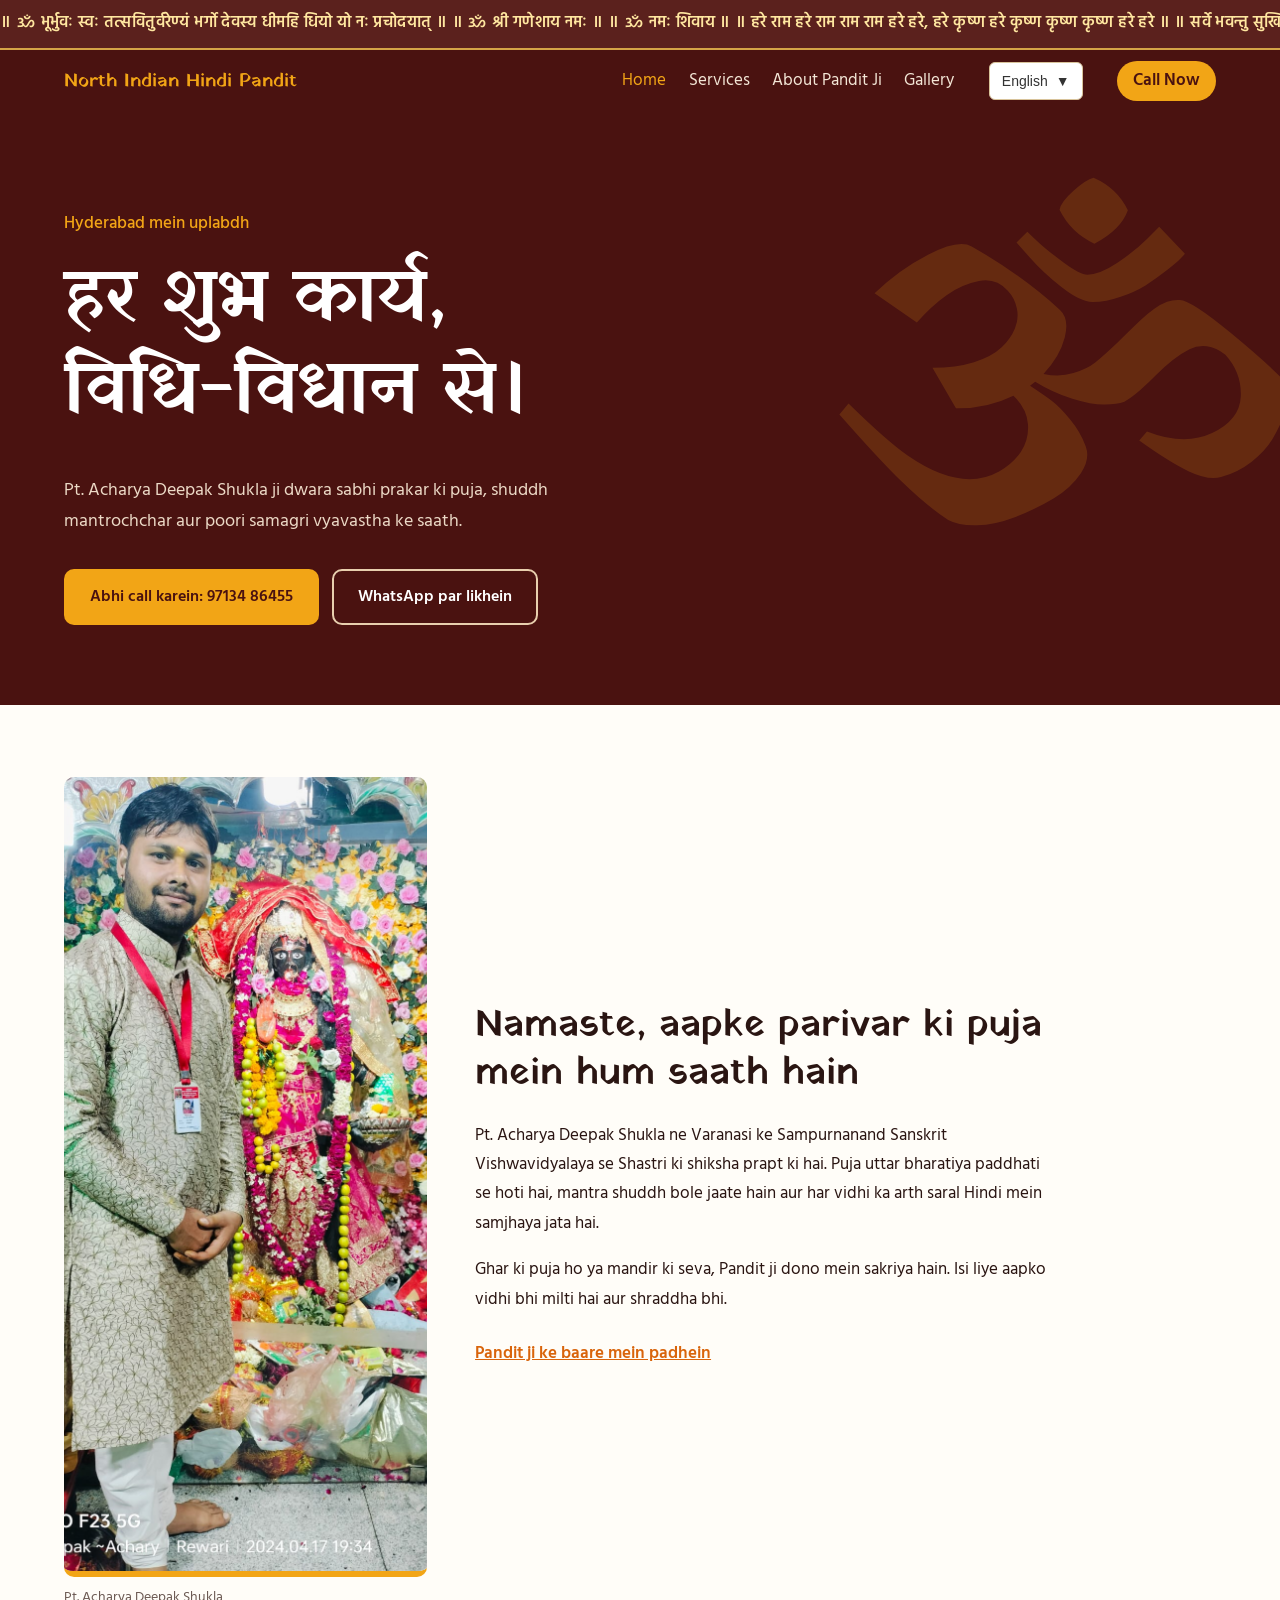
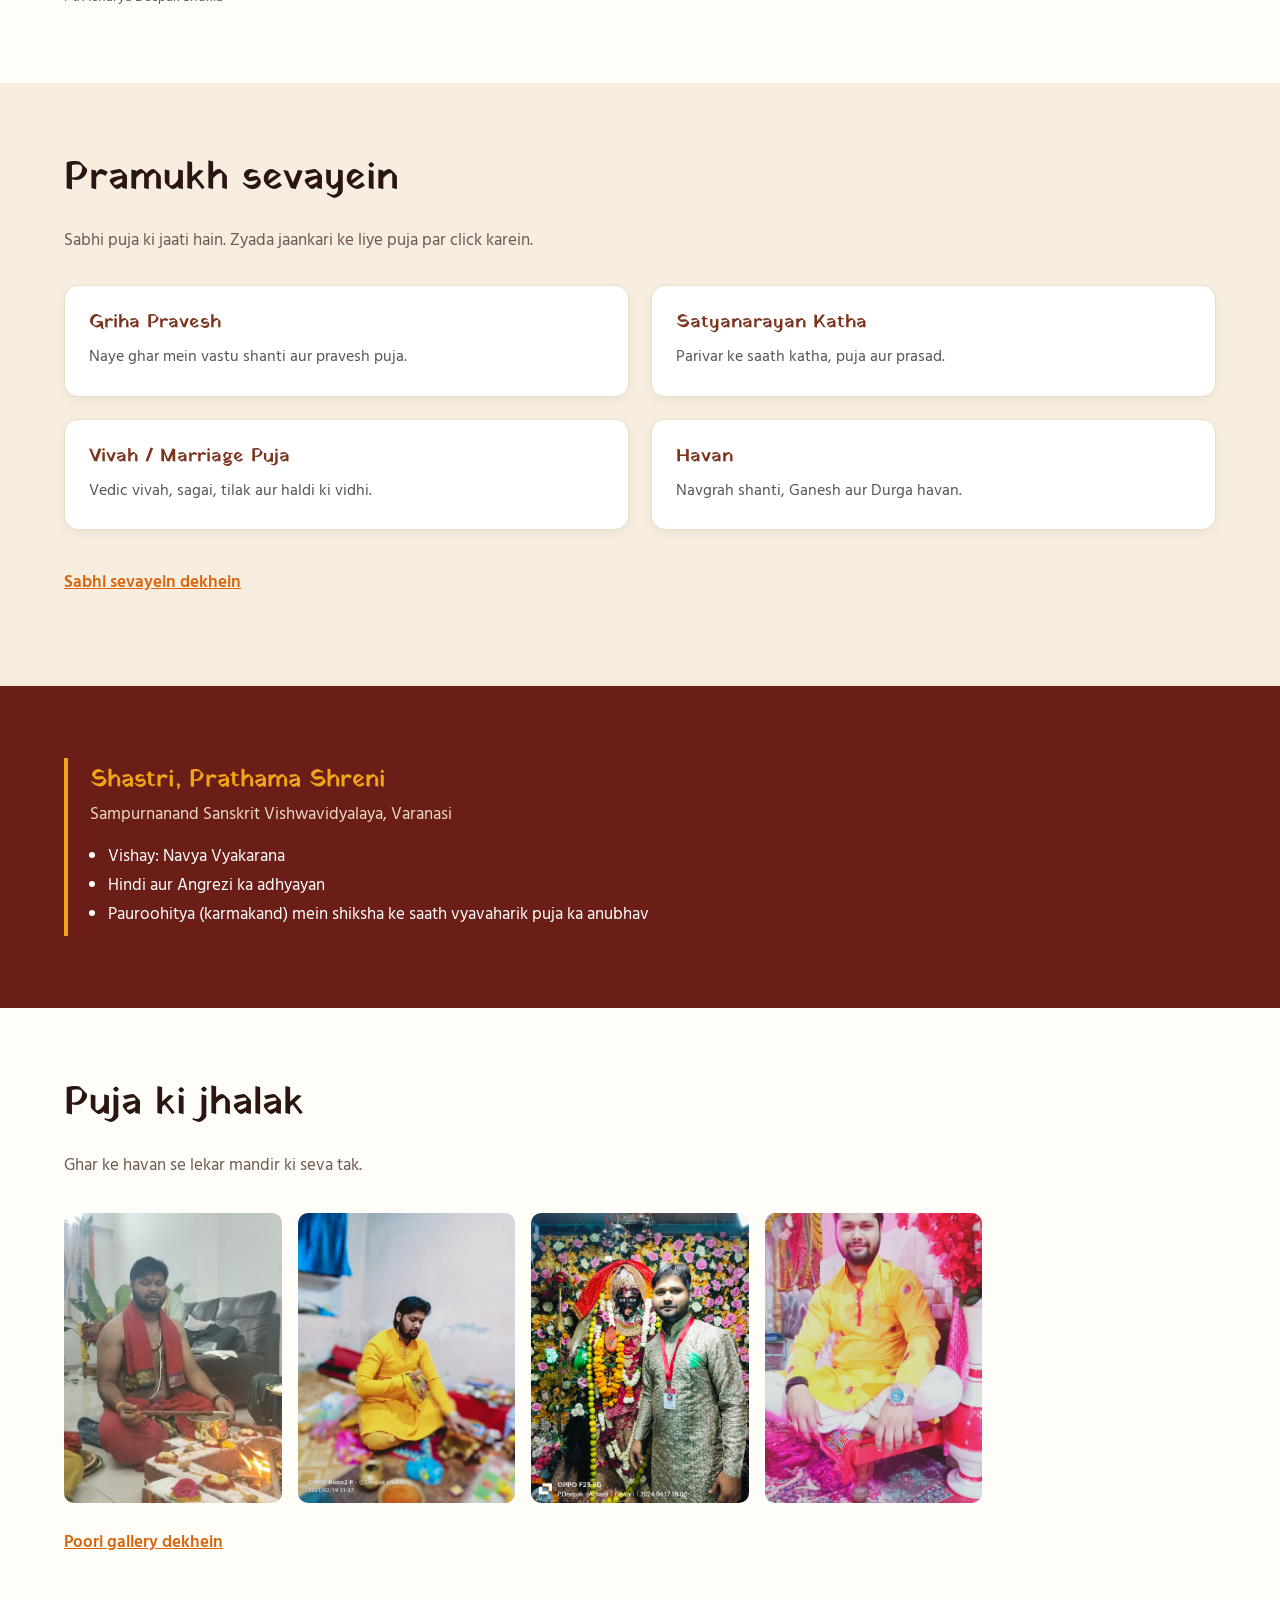
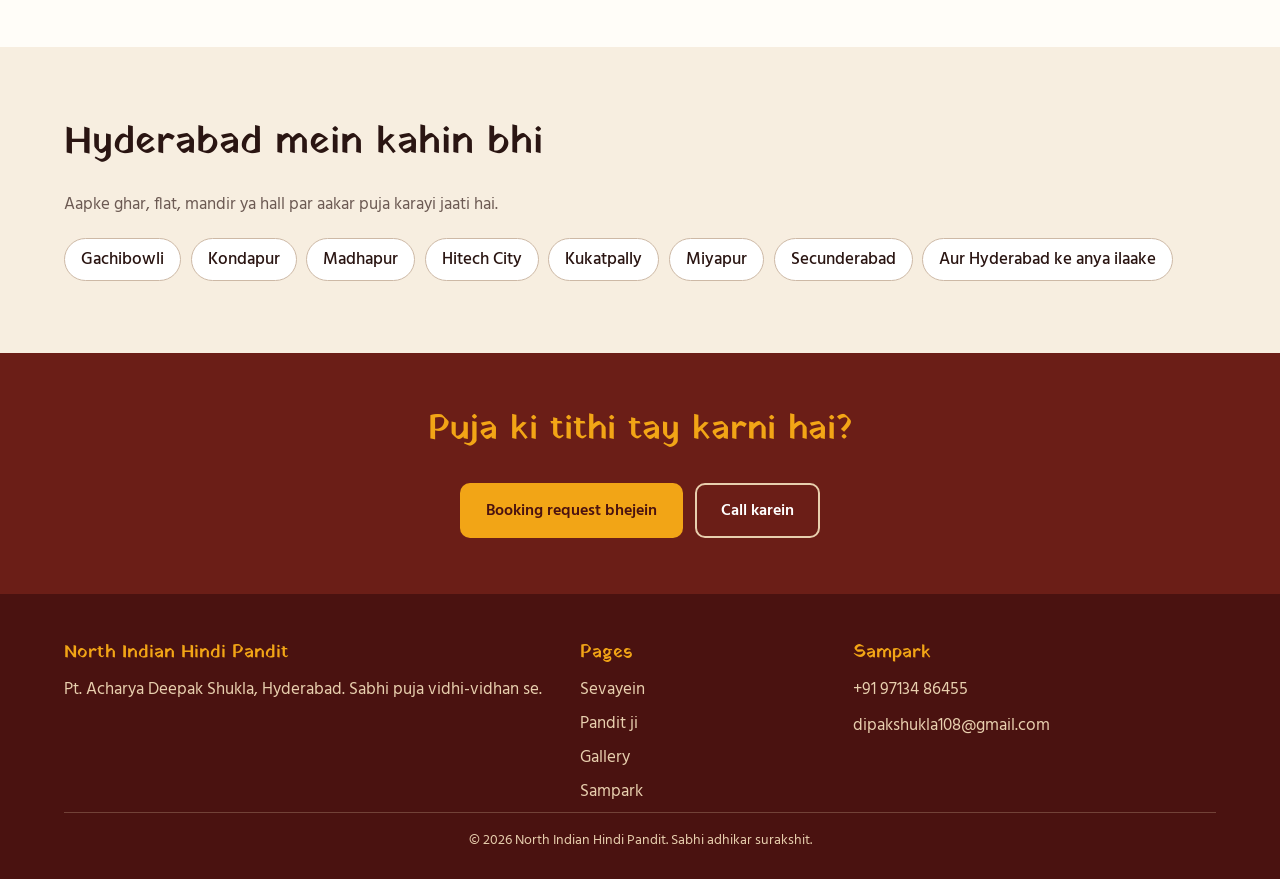
<file: index.html>
<!DOCTYPE html>
<html lang="hi">
<head>
  <meta charset="UTF-8">
  <meta name="viewport" content="width=device-width, initial-scale=1">
  <title>North Indian Hindi Pandit in Hyderabad | Pt. Acharya Deepak Shukla</title>
  <meta name="description" content="Hyderabad mein Shastri shiksha prapt North Indian Hindi Pandit. Griha Pravesh, Satyanarayan Katha, Vivah, Havan aur sabhi puja. Call 9713486455.">
  <link rel="preconnect" href="https://fonts.googleapis.com">
  <link rel="preconnect" href="https://fonts.gstatic.com" crossorigin>
  <link href="https://fonts.googleapis.com/css2?family=Hind:wght@400;500;600&family=Yatra+One&display=swap" rel="stylesheet">
  <link rel="stylesheet" href="css/style.css">
</head>
<body>

<!-- Scrolling Mantra Bar -->
<div class="mantra-bar">
  <div class="mantra-track">
    <span>
      ॥ ॐ भूर्भुवः स्वः तत्सवितुर्वरेण्यं भर्गो देवस्य धीमहि धियो यो नः प्रचोदयात् ॥
      ॥ ॐ श्री गणेशाय नमः ॥
      ॥ ॐ नमः शिवाय ॥
      ॥ हरे राम हरे राम राम राम हरे हरे, हरे कृष्ण हरे कृष्ण कृष्ण कृष्ण हरे हरे ॥
      ॥ सर्वे भवन्तु सुखिनः सर्वे सन्तु निरामयाः ॥
      ॥ ॐ नमो भगवते वासुदेवाय ॥
    </span>

    <span aria-hidden="true">
      ॥ ॐ भूर्भुवः स्वः तत्सवितुर्वरेण्यं भर्गो देवस्य धीमहि धियो यो नः प्रचोदयात् ॥
      ॥ ॐ श्री गणेशाय नमः ॥
      ॥ ॐ नमः शिवाय ॥
      ॥ हरे राम हरे राम राम राम हरे हरे, हरे कृष्ण हरे कृष्ण कृष्ण कृष्ण हरे हरे ॥
      ॥ सर्वे भवन्तु सुखिनः सर्वे सन्तु निरामयाः ॥
      ॥ ॐ नमो भगवते वासुदेवाय ॥
    </span>
  </div>
</div>
<header class="site-header">
  <a class="brand" href="index.html" data-i18n="brand">
    North Indian Hindi Pandit
  </a>

  <button
    class="menu-btn"
    aria-label="Open menu"
    aria-expanded="false"
    aria-controls="nav"
    type="button"
  >
    ☰
  </button>

  <nav class="nav" id="nav">
    <a class="active" href="index.html" data-i18n="home">Home</a>
    <a href="services.html" data-i18n="services">Sevayein</a>
    <a href="about.html" data-i18n="about">Pandit ji</a>
    <a href="gallery.html" data-i18n="gallery">Gallery</a>

    <!-- Language selector -->
    <div class="language-selector">
      <button
        id="languageButton"
        class="language-button"
        type="button"
        aria-expanded="false"
        aria-haspopup="true"
      >
        <span id="currentLanguage">English</span>
        <span aria-hidden="true">▼</span>
      </button>

      <div id="languageMenu" class="language-menu">
        <button type="button" data-lang="en">English</button>
        <button type="button" data-lang="hi">हिन्दी</button>
      </div>
    </div>

    <a class="nav-call" href="tel:+919713486455" data-i18n="call">
      Call karein
    </a>
  </nav>
</header>


<main>
  <section class="hero">
    <div class="hero-inner">
      <p class="hero-place">Hyderabad mein uplabdh</p>
      <h1>हर शुभ कार्य,<br>विधि-विधान से।</h1>
      <p class="hero-sub">Pt. Acharya Deepak Shukla ji dwara sabhi prakar ki puja, shuddh mantrochchar aur poori samagri vyavastha ke saath.</p>
      <div class="hero-actions">
        <a class="btn btn-primary" href="tel:+919713486455">Abhi call karein: 97134 86455</a>
        <a class="btn btn-ghost" href="https://wa.me/919713486455?text=Namaste%20Pandit%20ji%2C%20mujhe%20puja%20book%20karni%20hai." target="_blank" rel="noopener">WhatsApp par likhein</a>
      </div>
    </div>
    <div class="om" aria-hidden="true">ॐ</div>
  </section>

  <!-- Pandit ji ka parichay -->
  <section class="section">
    <div class="intro">
      <figure class="portrait">
        <img src="images/WhatsApp Image 2026-10-19 at 1.10.06 PM (3).jpeg" alt="Pt. Acharya Deepak Shukla ji" width="600" height="800">
        <figcaption>Pt. Acharya Deepak Shukla</figcaption>
      </figure>
      <div>
        <h2>Namaste, aapke parivar ki puja mein hum saath hain</h2>
        <p>Pt. Acharya Deepak Shukla ne Varanasi ke Sampurnanand Sanskrit Vishwavidyalaya se Shastri ki shiksha prapt ki hai. Puja uttar bharatiya paddhati se hoti hai, mantra shuddh bole jaate hain aur har vidhi ka arth saral Hindi mein samjhaya jata hai.</p>
        <p>Ghar ki puja ho ya mandir ki seva, Pandit ji dono mein sakriya hain. Isi liye aapko vidhi bhi milti hai aur shraddha bhi.</p>
        <p><a class="more-link" href="about.html">Pandit ji ke baare mein padhein</a></p>
      </div>
    </div>
  </section>

  <section class="section section-tint">
    <h2>Pramukh sevayein</h2>
    <p class="lead">Sabhi puja ki jaati hain. Zyada jaankari ke liye puja par click karein.</p>
    <ul class="service-grid">
      <li><a href="griha-pravesh.html"><h3>Griha Pravesh</h3><p>Naye ghar mein vastu shanti aur pravesh puja.</p></a></li>
      <li><a href="satyanarayan-puja.html"><h3>Satyanarayan Katha</h3><p>Parivar ke saath katha, puja aur prasad.</p></a></li>
      <li><a href="marriage-puja.html"><h3>Vivah / Marriage Puja</h3><p>Vedic vivah, sagai, tilak aur haldi ki vidhi.</p></a></li>
      <li><a href="havan.html"><h3>Havan</h3><p>Navgrah shanti, Ganesh aur Durga havan.</p></a></li>
    </ul>
    <p><a class="more-link" href="services.html">Sabhi sevayein dekhein</a></p>
  </section>

  <!-- Shiksha -->
  <section class="section section-dark">
    <div class="edu">
      <h3>Shastri, Prathama Shreni</h3>
      <p class="meta">Sampurnanand Sanskrit Vishwavidyalaya, Varanasi</p>
      <ul>
        <li>Vishay: Navya Vyakarana</li>
        <li>Hindi aur Angrezi ka adhyayan</li>
        <li>Pauroohitya (karmakand) mein shiksha ke saath vyavaharik puja ka anubhav</li>
      </ul>
    </div>
  </section>

  <!-- Gallery preview -->
  <section class="section">
    <h2>Puja ki jhalak</h2>
    <p class="lead">Ghar ke havan se lekar mandir ki seva tak.</p>
    <ul class="gallery-grid gallery-preview">
      <li><figure><img src="images/havan-ghar.jpeg" alt="Ghar mein havan karate hue Pandit ji" loading="lazy"></figure></li>
      <li><figure><img src="images/puja-taiyari.jpeg" alt="Puja ki taiyari karte hue Pandit ji" loading="lazy"></figure></li>
      <li><figure><img src="images/mandir-1.jpeg" alt="Mandir mein Devi ji ke darshan ke saath Pandit ji" loading="lazy"></figure></li>
      <li><figure><img src="images/puja-vesh-1.jpeg" alt="Puja ke paramparik vesh mein Pandit ji" loading="lazy"></figure></li>
    </ul>
    <p><a class="more-link" href="gallery.html">Poori gallery dekhein</a></p>
  </section>

  <!-- Ilaake -->
  <section class="section section-tint">
    <h2>Hyderabad mein kahin bhi</h2>
    <p class="lead">Aapke ghar, flat, mandir ya hall par aakar puja karayi jaati hai.</p>
    <ul class="chips">
      <li>Gachibowli</li>
      <li>Kondapur</li>
      <li>Madhapur</li>
      <li>Hitech City</li>
      <li>Kukatpally</li>
      <li>Miyapur</li>
      <li>Secunderabad</li>
      <li>Aur Hyderabad ke anya ilaake</li>
    </ul>
  </section>

  <section class="cta-band">
    <h2>Puja ki tithi tay karni hai?</h2>
    <div class="hero-actions">
      <a class="btn btn-primary" href="contact.html">Booking request bhejein</a>
      <a class="btn btn-ghost" href="tel:+919713486455">Call karein</a>
    </div>
  </section>
</main>

<footer class="site-footer">
  <div class="footer-grid">
    <div>
      <h3>North Indian Hindi Pandit</h3>
      <p>Pt. Acharya Deepak Shukla, Hyderabad. Sabhi puja vidhi-vidhan se.</p>
    </div>
    <div>
      <h3>Pages</h3>
      <ul>
        <li><a href="services.html">Sevayein</a></li>
        <li><a href="about.html">Pandit ji</a></li>
        <li><a href="gallery.html">Gallery</a></li>
        <li><a href="contact.html">Sampark</a></li>
      </ul>
    </div>
    <div>
      <h3>Sampark</h3>
      <p><a href="tel:+919713486455">+91 97134 86455</a></p>
      <p><a href="mailto:dipakshukla108@gmail.com">dipakshukla108@gmail.com</a></p>
    </div>
  </div>
  <p class="copy">© <span id="year"></span> North Indian Hindi Pandit. Sabhi adhikar surakshit.</p>
</footer>
<a class="float-call" href="tel:+919713486455" aria-label="Pandit ji ko call karein">Call</a>

<script src="js/main.js"></script>
<script src="js/translations.js"></script>
<script src="js/language.js"></script>
</body>
</html>
</file>
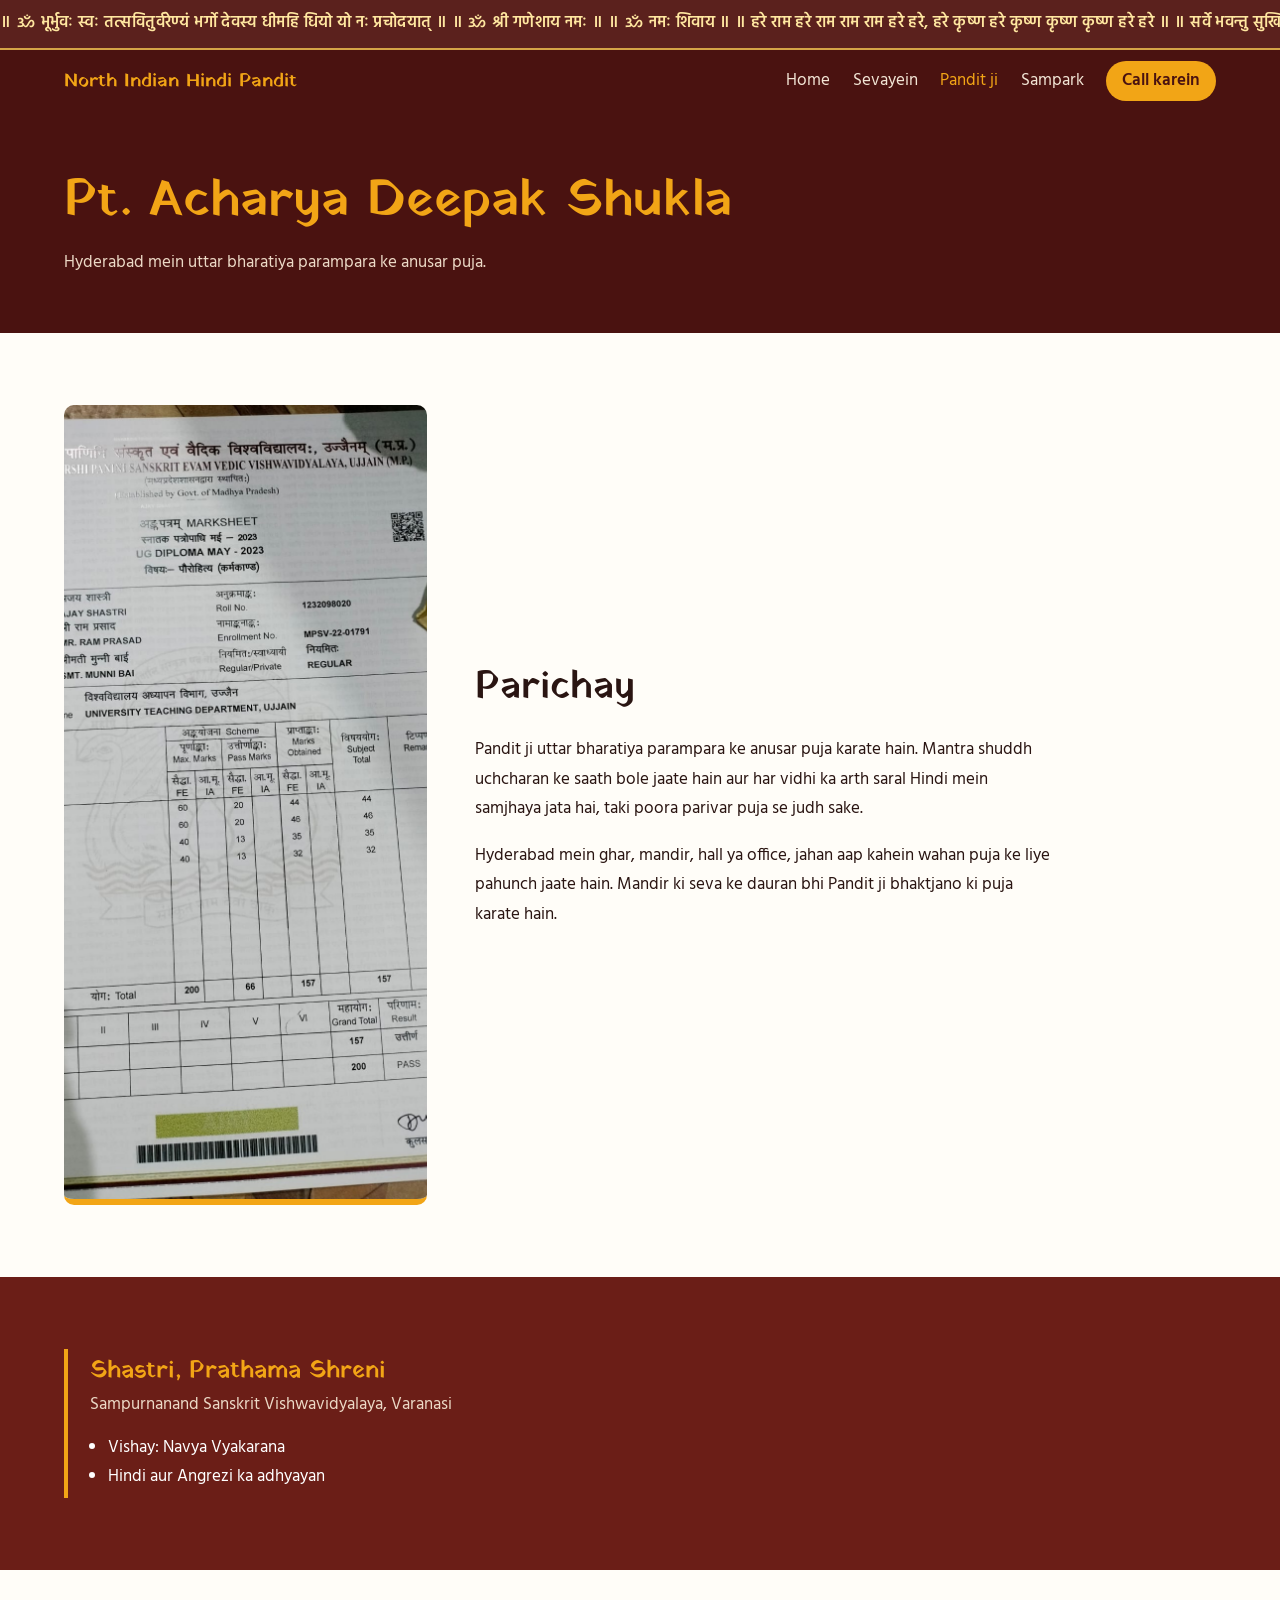
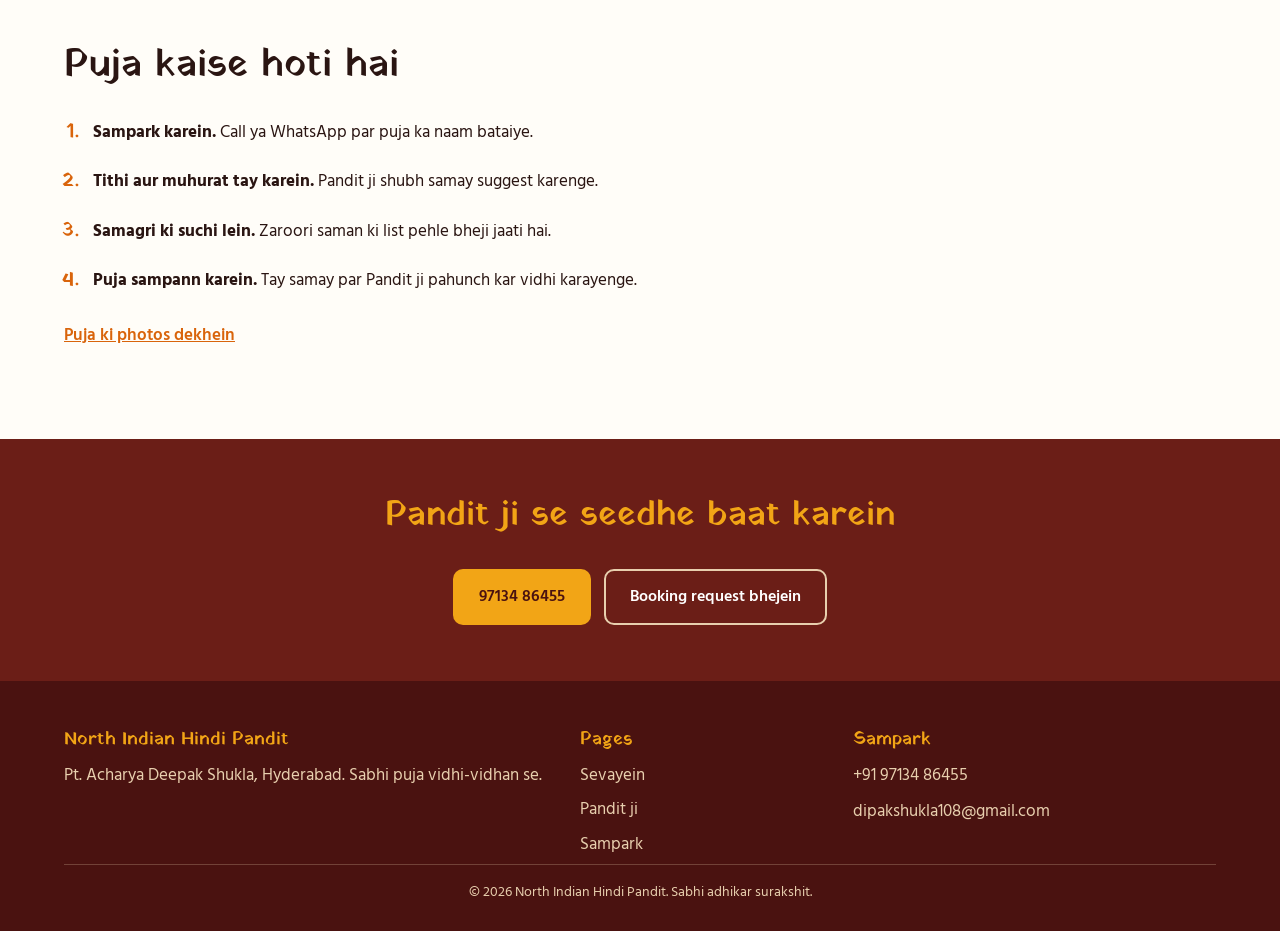
<file: about.html>
<!DOCTYPE html>
<html lang="hi">
<head>
  <meta charset="UTF-8">
  <meta name="viewport" content="width=device-width, initial-scale=1">
  <title>Pt. Acharya Deepak Shukla | North Indian Hindi Pandit Hyderabad</title>
  <meta name="description" content="Pt. Acharya Deepak Shukla ji ke baare mein jaanein. Hyderabad mein uttar bharatiya parampara ke anusar sabhi puja.">
  <link rel="preconnect" href="https://fonts.googleapis.com">
  <link rel="preconnect" href="https://fonts.gstatic.com" crossorigin>
  <link href="https://fonts.googleapis.com/css2?family=Hind:wght@400;500;600&family=Yatra+One&display=swap" rel="stylesheet">
  <link rel="stylesheet" href="css/style.css">
</head>
<body>

  <div class="mantra-bar">
    <div class="mantra-track">
      <span>
        ॥ ॐ भूर्भुवः स्वः तत्सवितुर्वरेण्यं भर्गो देवस्य धीमहि धियो यो नः प्रचोदयात् ॥
        ॥ ॐ श्री गणेशाय नमः ॥
        ॥ ॐ नमः शिवाय ॥
        ॥ हरे राम हरे राम राम राम हरे हरे, हरे कृष्ण हरे कृष्ण कृष्ण कृष्ण हरे हरे ॥
        ॥ सर्वे भवन्तु सुखिनः सर्वे सन्तु निरामयाः ॥
        ॥ ॐ नमो भगवते वासुदेवाय ॥
      </span>

      <span aria-hidden="true">
        ॥ ॐ भूर्भुवः स्वः तत्सवितुर्वरेण्यं भर्गो देवस्य धीमहि धियो यो नः प्रचोदयात् ॥
        ॥ ॐ श्री गणेशाय नमः ॥
        ॥ ॐ नमः शिवाय ॥
        ॥ हरे राम हरे राम राम राम हरे हरे, हरे कृष्ण हरे कृष्ण कृष्ण कृष्ण हरे हरे ॥
        ॥ सर्वे भवन्तु सुखिनः सर्वे सन्तु निरामयाः ॥
        ॥ ॐ नमो भगवते वासुदेवाय ॥
      </span>
    </div>
  </div>
<header class="site-header">
  <a class="brand" href="index.html">North Indian Hindi Pandit</a>
  <button class="menu-btn" aria-label="Menu kholein" aria-expanded="false">☰</button>
  <nav class="nav" id="nav">
    <a href="index.html">Home</a>
    <a href="services.html">Sevayein</a>
    <a class="active" href="about.html">Pandit ji</a>
    <a href="contact.html">Sampark</a>
    <a class="nav-call" href="tel:+919713486455">Call karein</a>
  </nav>
</header>

<main>
  <section class="page-hero">
    <h1>Pt. Acharya Deepak Shukla</h1>
    <p>Hyderabad mein uttar bharatiya parampara ke anusar puja.</p>
  </section>

  <section class="section">
    <div class="intro">
      <figure class="portrait">
        <img src="images/WhatsApp Image 2026-10-19 at 1.10.03 PM.jpeg" alt="Pt. Acharya Deepak Shukla ji" width="600" height="800">
      </figure>
      <div>
        <h2>Parichay</h2>
        <p>Pandit ji uttar bharatiya parampara ke anusar puja karate hain. Mantra shuddh uchcharan ke saath bole jaate hain aur har vidhi ka arth saral Hindi mein samjhaya jata hai, taki poora parivar puja se judh sake.</p>
        <p>Hyderabad mein ghar, mandir, hall ya office, jahan aap kahein wahan puja ke liye pahunch jaate hain. Mandir ki seva ke dauran bhi Pandit ji bhaktjano ki puja karate hain.</p>
      </div>
    </div>
  </section>

  <section class="section section-dark">
    <div class="edu">
      <h3>Shastri, Prathama Shreni</h3>
      <p class="meta">Sampurnanand Sanskrit Vishwavidyalaya, Varanasi</p>
      <ul>
        <li>Vishay: Navya Vyakarana</li>
        <li>Hindi aur Angrezi ka adhyayan</li>
      </ul>
    </div>
  </section>

  <section class="section">
    <div class="narrow">
      <h2>Puja kaise hoti hai</h2>
      <ol class="steps">
        <li><strong>Sampark karein.</strong> Call ya WhatsApp par puja ka naam bataiye.</li>
        <li><strong>Tithi aur muhurat tay karein.</strong> Pandit ji shubh samay suggest karenge.</li>
        <li><strong>Samagri ki suchi lein.</strong> Zaroori saman ki list pehle bheji jaati hai.</li>
        <li><strong>Puja sampann karein.</strong> Tay samay par Pandit ji pahunch kar vidhi karayenge.</li>
      </ol>
      <p><a class="more-link" href="gallery.html">Puja ki photos dekhein</a></p>
    </div>
  </section>

  <section class="cta-band">
    <h2>Pandit ji se seedhe baat karein</h2>
    <div class="hero-actions">
      <a class="btn btn-primary" href="tel:+919713486455">97134 86455</a>
      <a class="btn btn-ghost" href="contact.html">Booking request bhejein</a>
    </div>
  </section>
</main>

<footer class="site-footer">
  <div class="footer-grid">
    <div>
      <h3>North Indian Hindi Pandit</h3>
      <p>Pt. Acharya Deepak Shukla, Hyderabad. Sabhi puja vidhi-vidhan se.</p>
    </div>
    <div>
      <h3>Pages</h3>
      <ul>
        <li><a href="services.html">Sevayein</a></li>
        <li><a href="about.html">Pandit ji</a></li>
        <li><a href="contact.html">Sampark</a></li>
      </ul>
    </div>
    <div>
      <h3>Sampark</h3>
      <p><a href="tel:+919713486455">+91 97134 86455</a></p>
      <p><a href="mailto:dipakshukla108@gmail.com">dipakshukla108@gmail.com</a></p>
    </div>
  </div>
  <p class="copy">© <span id="year"></span> North Indian Hindi Pandit. Sabhi adhikar surakshit.</p>
</footer>
<a class="float-call" href="tel:+919713486455" aria-label="Pandit ji ko call karein">Call</a>

<script src="js/main.js"></script>
<script src="js/translations.js"></script>
<script src="js/language.js"></script>
</body>
</html>
</file>
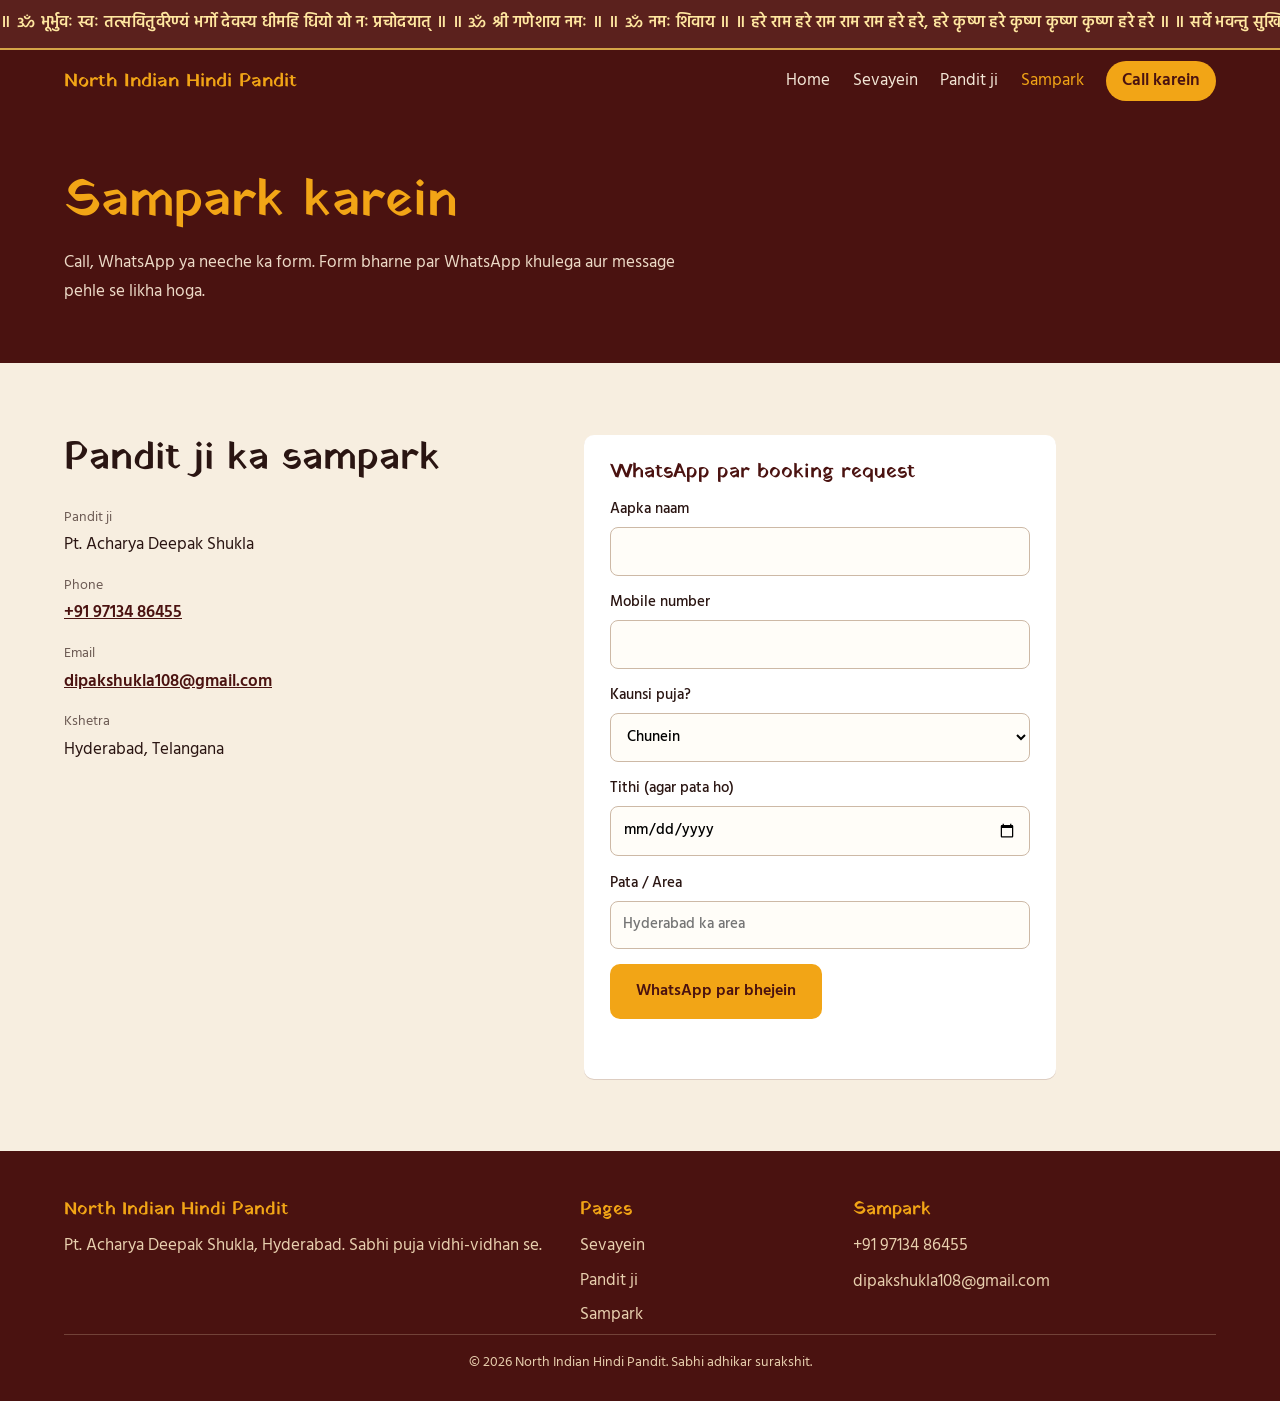
<file: contact.html>
<!DOCTYPE html>
<html lang="hi">
<head>
  <meta charset="UTF-8">
  <meta name="viewport" content="width=device-width, initial-scale=1">
  <title>Sampark aur Booking | North Indian Hindi Pandit Hyderabad</title>
  <meta name="description" content="Pt. Acharya Deepak Shukla ji ko call, WhatsApp ya email karein. Hyderabad mein puja booking.">
  <link rel="preconnect" href="https://fonts.googleapis.com">
  <link rel="preconnect" href="https://fonts.gstatic.com" crossorigin>
  <link href="https://fonts.googleapis.com/css2?family=Hind:wght@400;500;600&family=Yatra+One&display=swap" rel="stylesheet">
  <link rel="stylesheet" href="css/style.css">
</head>
<body>
<div class="mantra-bar">
    <div class="mantra-track">
      <span>
        ॥ ॐ भूर्भुवः स्वः तत्सवितुर्वरेण्यं भर्गो देवस्य धीमहि धियो यो नः प्रचोदयात् ॥
        ॥ ॐ श्री गणेशाय नमः ॥
        ॥ ॐ नमः शिवाय ॥
        ॥ हरे राम हरे राम राम राम हरे हरे, हरे कृष्ण हरे कृष्ण कृष्ण कृष्ण हरे हरे ॥
        ॥ सर्वे भवन्तु सुखिनः सर्वे सन्तु निरामयाः ॥
        ॥ ॐ नमो भगवते वासुदेवाय ॥
      </span>

      <span aria-hidden="true">
        ॥ ॐ भूर्भुवः स्वः तत्सवितुर्वरेण्यं भर्गो देवस्य धीमहि धियो यो नः प्रचोदयात् ॥
        ॥ ॐ श्री गणेशाय नमः ॥
        ॥ ॐ नमः शिवाय ॥
        ॥ हरे राम हरे राम राम राम हरे हरे, हरे कृष्ण हरे कृष्ण कृष्ण कृष्ण हरे हरे ॥
        ॥ सर्वे भवन्तु सुखिनः सर्वे सन्तु निरामयाः ॥
        ॥ ॐ नमो भगवते वासुदेवाय ॥
      </span>
    </div>
  </div>
<header class="site-header">
  <a class="brand" href="index.html">North Indian Hindi Pandit</a>
  <button class="menu-btn" aria-label="Menu kholein" aria-expanded="false">☰</button>
  <nav class="nav" id="nav">
    <a href="index.html">Home</a>
    <a href="services.html">Sevayein</a>
    <a href="about.html">Pandit ji</a>
    <a class="active" href="contact.html">Sampark</a>
    <a class="nav-call" href="tel:+919713486455">Call karein</a>
  </nav>
</header>

<main>
  <section class="page-hero">
    <h1>Sampark karein</h1>
    <p>Call, WhatsApp ya neeche ka form. Form bharne par WhatsApp khulega aur message pehle se likha hoga.</p>
  </section>

  <section class="section section-tint">
    <div class="contact-wrap">
      <div>
        <h2>Pandit ji ka sampark</h2>
        <address>
          <p><span>Pandit ji</span> Pt. Acharya Deepak Shukla</p>
          <p><span>Phone</span> <a href="tel:+919713486455">+91 97134 86455</a></p>
          <p><span>Email</span> <a href="mailto:dipakshukla108@gmail.com">dipakshukla108@gmail.com</a></p>
          <p><span>Kshetra</span> Hyderabad, Telangana</p>
        </address>
      </div>

      <form id="bookingForm" class="form" novalidate>
        <h3>WhatsApp par booking request</h3>
        <label>Aapka naam<input type="text" name="name" required autocomplete="name"></label>
        <label>Mobile number<input type="tel" name="phone" required autocomplete="tel"></label>
        <label>Kaunsi puja?
          <select name="puja" required>
            <option value="">Chunein</option>
            <option>Griha Pravesh</option>
            <option>Satyanarayan Katha</option>
            <option>Vivah / Marriage Puja</option>
            <option>Havan</option>
            <option>Anya puja</option>
          </select>
        </label>
        <label>Tithi (agar pata ho)<input type="date" name="date"></label>
        <label>Pata / Area<input type="text" name="area" placeholder="Hyderabad ka area"></label>
        <button class="btn btn-primary" type="submit">WhatsApp par bhejein</button>
        <p class="form-msg" id="formMsg" role="alert"></p>
      </form>
    </div>
  </section>
</main>

<footer class="site-footer">
  <div class="footer-grid">
    <div>
      <h3>North Indian Hindi Pandit</h3>
      <p>Pt. Acharya Deepak Shukla, Hyderabad. Sabhi puja vidhi-vidhan se.</p>
    </div>
    <div>
      <h3>Pages</h3>
      <ul>
        <li><a href="services.html">Sevayein</a></li>
        <li><a href="about.html">Pandit ji</a></li>
        <li><a href="contact.html">Sampark</a></li>
      </ul>
    </div>
    <div>
      <h3>Sampark</h3>
      <p><a href="tel:+919713486455">+91 97134 86455</a></p>
      <p><a href="mailto:dipakshukla108@gmail.com">dipakshukla108@gmail.com</a></p>
    </div>
  </div>
  <p class="copy">© <span id="year"></span> North Indian Hindi Pandit. Sabhi adhikar surakshit.</p>
</footer>
<a class="float-call" href="tel:+919713486455" aria-label="Pandit ji ko call karein">Call</a>

<script src="js/main.js"></script>
<script src="js/translations.js"></script>
<script src="js/language.js"></script>

</body>
</html>
</file>
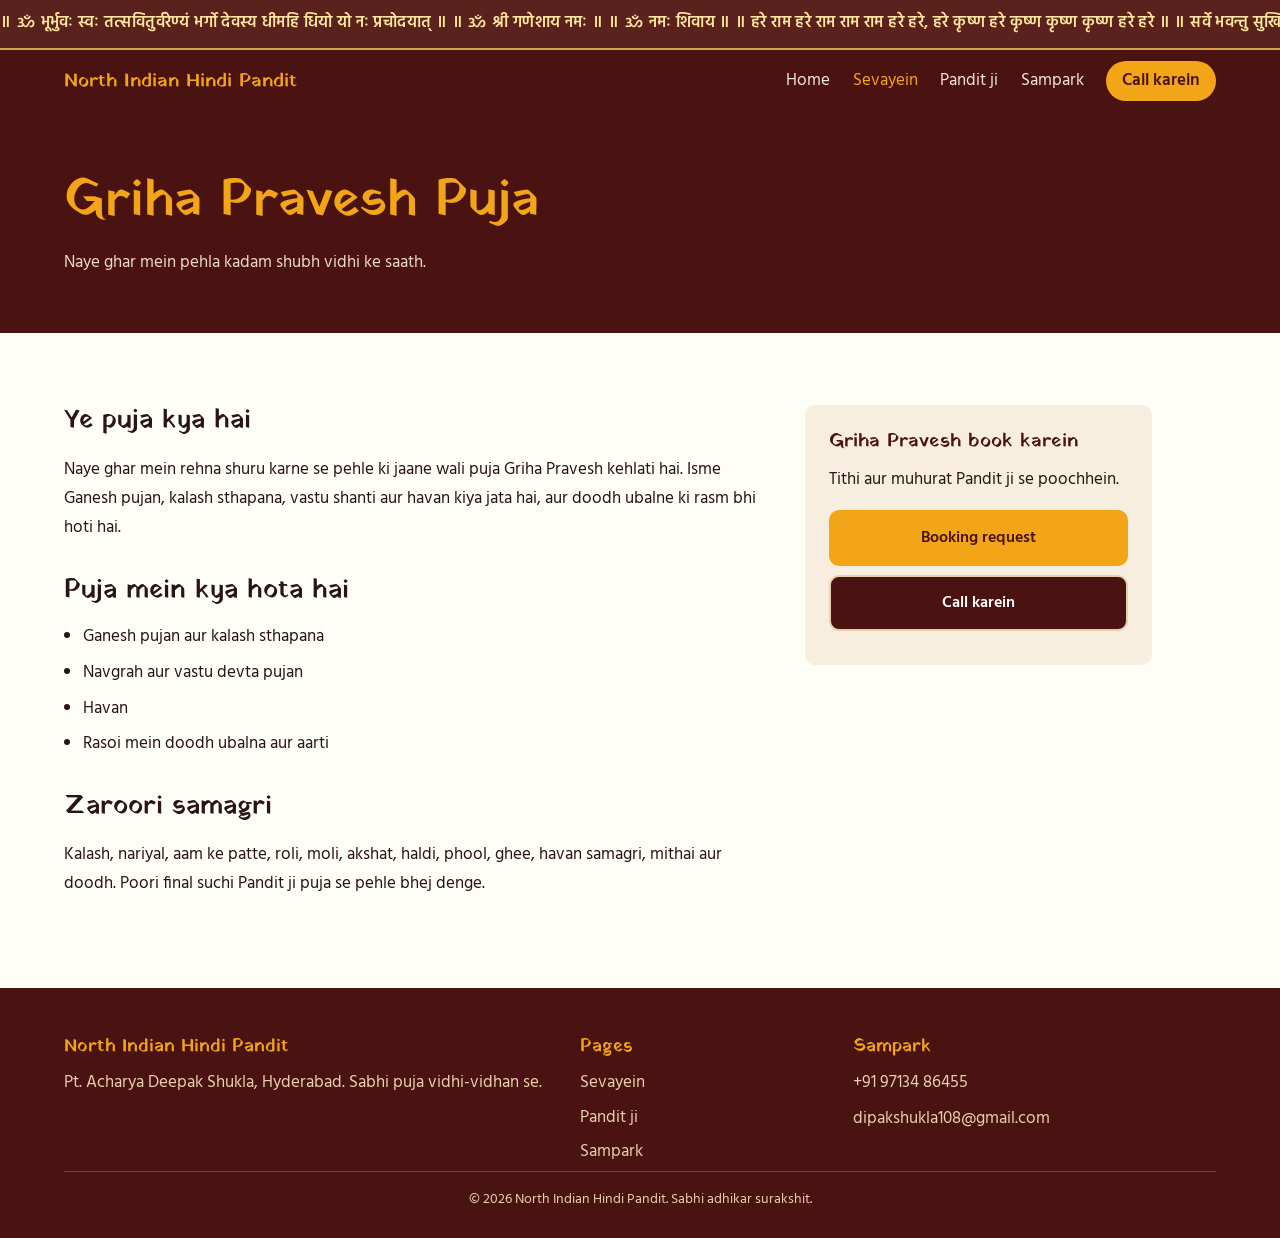
<file: griha-pravesh.html>
<!DOCTYPE html>
<html lang="hi">
<head>
  <meta charset="UTF-8">
  <meta name="viewport" content="width=device-width, initial-scale=1">
  <title>Griha Pravesh Puja Hyderabad | North Indian Hindi Pandit</title>
  <meta name="description" content="Hyderabad mein Griha Pravesh puja, vastu shanti aur havan. Pt. Acharya Deepak Shukla. Call 9713486455.">
  <link rel="preconnect" href="https://fonts.googleapis.com">
  <link rel="preconnect" href="https://fonts.gstatic.com" crossorigin>
  <link href="https://fonts.googleapis.com/css2?family=Hind:wght@400;500;600&family=Yatra+One&display=swap" rel="stylesheet">
  <link rel="stylesheet" href="css/style.css">
</head>
<body>

  <div class="mantra-bar">
    <div class="mantra-track">
      <span>
        ॥ ॐ भूर्भुवः स्वः तत्सवितुर्वरेण्यं भर्गो देवस्य धीमहि धियो यो नः प्रचोदयात् ॥
        ॥ ॐ श्री गणेशाय नमः ॥
        ॥ ॐ नमः शिवाय ॥
        ॥ हरे राम हरे राम राम राम हरे हरे, हरे कृष्ण हरे कृष्ण कृष्ण कृष्ण हरे हरे ॥
        ॥ सर्वे भवन्तु सुखिनः सर्वे सन्तु निरामयाः ॥
        ॥ ॐ नमो भगवते वासुदेवाय ॥
      </span>

      <span aria-hidden="true">
        ॥ ॐ भूर्भुवः स्वः तत्सवितुर्वरेण्यं भर्गो देवस्य धीमहि धियो यो नः प्रचोदयात् ॥
        ॥ ॐ श्री गणेशाय नमः ॥
        ॥ ॐ नमः शिवाय ॥
        ॥ हरे राम हरे राम राम राम हरे हरे, हरे कृष्ण हरे कृष्ण कृष्ण कृष्ण हरे हरे ॥
        ॥ सर्वे भवन्तु सुखिनः सर्वे सन्तु निरामयाः ॥
        ॥ ॐ नमो भगवते वासुदेवाय ॥
      </span>
    </div>
  </div>
<header class="site-header">
  <a class="brand" href="index.html">North Indian Hindi Pandit</a>
  <button class="menu-btn" aria-label="Menu kholein" aria-expanded="false">☰</button>
  <nav class="nav" id="nav">
    <a href="index.html">Home</a>
    <a class="active" href="services.html">Sevayein</a>
    <a href="about.html">Pandit ji</a>
    <a href="contact.html">Sampark</a>
    <a class="nav-call" href="tel:+919713486455">Call karein</a>
  </nav>
</header>

<main>
  <section class="page-hero">
    <h1>Griha Pravesh Puja</h1>
    <p>Naye ghar mein pehla kadam shubh vidhi ke saath.</p>
  </section>

  <section class="section">
    <div class="detail">
      <div>
        <h2>Ye puja kya hai</h2>
        <p>Naye ghar mein rehna shuru karne se pehle ki jaane wali puja Griha Pravesh kehlati hai. Isme Ganesh pujan, kalash sthapana, vastu shanti aur havan kiya jata hai, aur doodh ubalne ki rasm bhi hoti hai.</p>

        <h2>Puja mein kya hota hai</h2>
        <ul class="checklist">
          <li>Ganesh pujan aur kalash sthapana</li>
          <li>Navgrah aur vastu devta pujan</li>
          <li>Havan</li>
          <li>Rasoi mein doodh ubalna aur aarti</li>
        </ul>

        <h2>Zaroori samagri</h2>
        <p>Kalash, nariyal, aam ke patte, roli, moli, akshat, haldi, phool, ghee, havan samagri, mithai aur doodh. Poori final suchi Pandit ji puja se pehle bhej denge.</p>
      </div>

      <aside class="side-box">
        <h3>Griha Pravesh book karein</h3>
        <p>Tithi aur muhurat Pandit ji se poochhein.</p>
        <a class="btn btn-primary" href="contact.html?puja=Griha%20Pravesh">Booking request</a>
        <a class="btn btn-ghost" style="background:var(--maroon)" href="tel:+919713486455">Call karein</a>
      </aside>
    </div>
  </section>
</main>

<footer class="site-footer">
  <div class="footer-grid">
    <div>
      <h3>North Indian Hindi Pandit</h3>
      <p>Pt. Acharya Deepak Shukla, Hyderabad. Sabhi puja vidhi-vidhan se.</p>
    </div>
    <div>
      <h3>Pages</h3>
      <ul>
        <li><a href="services.html">Sevayein</a></li>
        <li><a href="about.html">Pandit ji</a></li>
        <li><a href="contact.html">Sampark</a></li>
      </ul>
    </div>
    <div>
      <h3>Sampark</h3>
      <p><a href="tel:+919713486455">+91 97134 86455</a></p>
      <p><a href="mailto:dipakshukla108@gmail.com">dipakshukla108@gmail.com</a></p>
    </div>
  </div>
  <p class="copy">© <span id="year"></span> North Indian Hindi Pandit. Sabhi adhikar surakshit.</p>
</footer>
<a class="float-call" href="tel:+919713486455" aria-label="Pandit ji ko call karein">Call</a>

<script src="js/main.js"></script>
<script src="js/translations.js"></script>
<script src="js/language.js"></script>

</body>
</html>
</file>
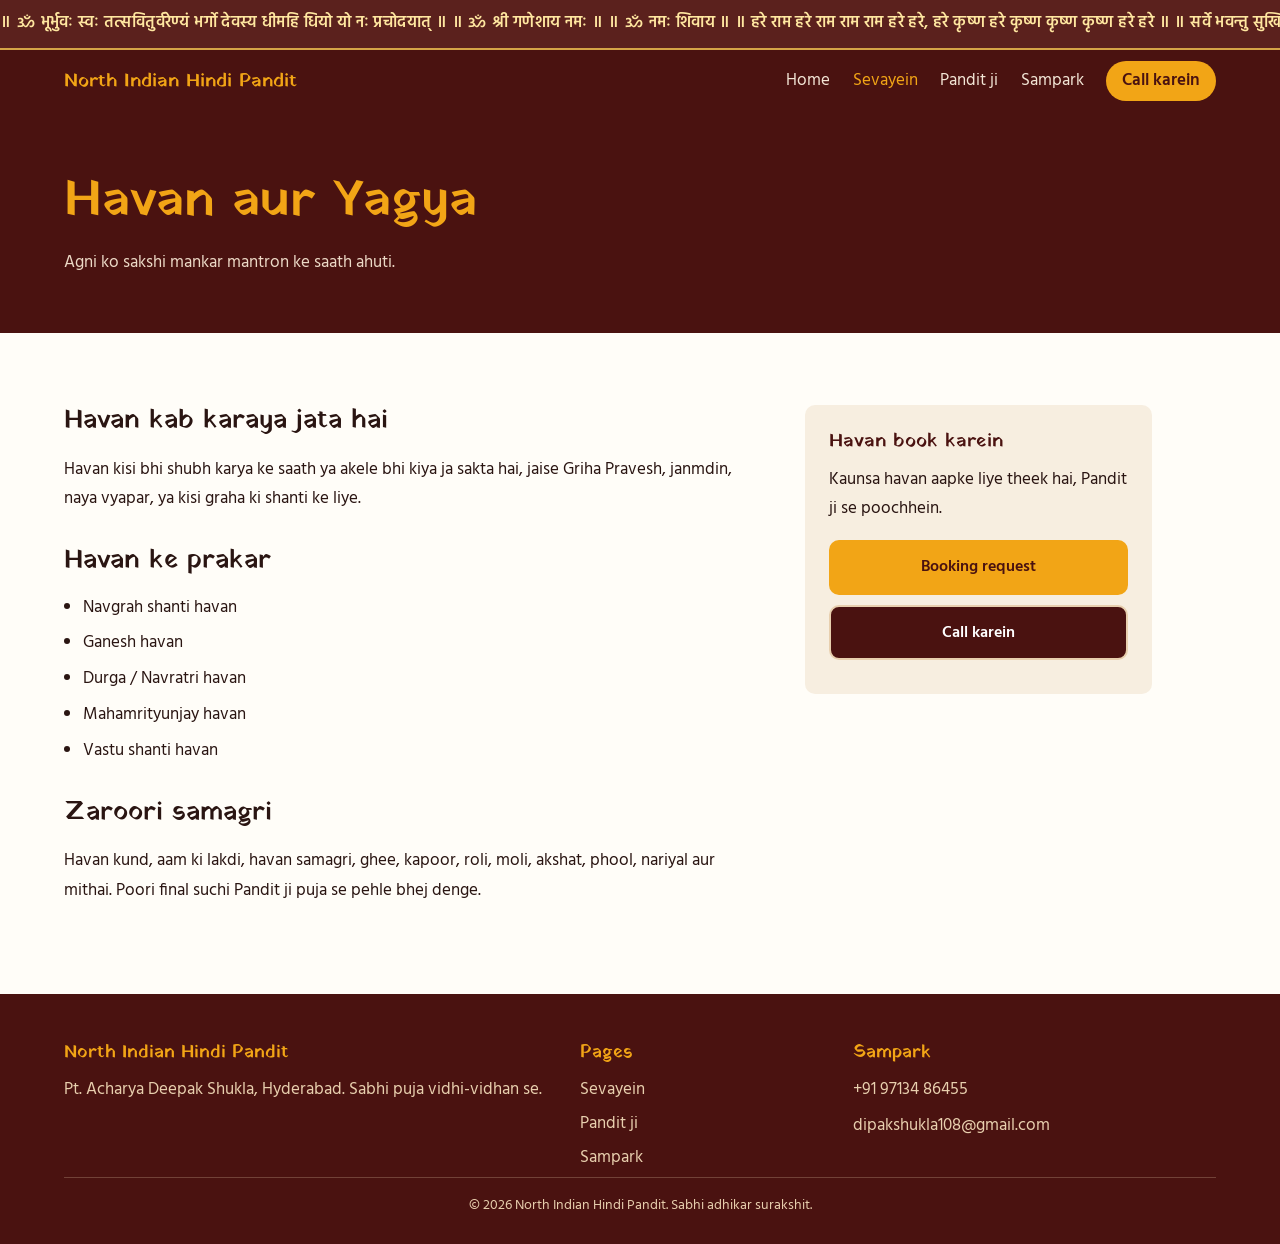
<file: havan.html>
<!DOCTYPE html>
<html lang="hi">
<head>
  <meta charset="UTF-8">
  <meta name="viewport" content="width=device-width, initial-scale=1">
  <title>Havan aur Yagya Hyderabad | North Indian Hindi Pandit</title>
  <meta name="description" content="Hyderabad mein Navgrah shanti, Ganesh aur Durga havan. Pt. Acharya Deepak Shukla. Call 9713486455.">
  <link rel="preconnect" href="https://fonts.googleapis.com">
  <link rel="preconnect" href="https://fonts.gstatic.com" crossorigin>
  <link href="https://fonts.googleapis.com/css2?family=Hind:wght@400;500;600&family=Yatra+One&display=swap" rel="stylesheet">
  <link rel="stylesheet" href="css/style.css">
</head>
<body>

  <div class="mantra-bar">
    <div class="mantra-track">
      <span>
        ॥ ॐ भूर्भुवः स्वः तत्सवितुर्वरेण्यं भर्गो देवस्य धीमहि धियो यो नः प्रचोदयात् ॥
        ॥ ॐ श्री गणेशाय नमः ॥
        ॥ ॐ नमः शिवाय ॥
        ॥ हरे राम हरे राम राम राम हरे हरे, हरे कृष्ण हरे कृष्ण कृष्ण कृष्ण हरे हरे ॥
        ॥ सर्वे भवन्तु सुखिनः सर्वे सन्तु निरामयाः ॥
        ॥ ॐ नमो भगवते वासुदेवाय ॥
      </span>

      <span aria-hidden="true">
        ॥ ॐ भूर्भुवः स्वः तत्सवितुर्वरेण्यं भर्गो देवस्य धीमहि धियो यो नः प्रचोदयात् ॥
        ॥ ॐ श्री गणेशाय नमः ॥
        ॥ ॐ नमः शिवाय ॥
        ॥ हरे राम हरे राम राम राम हरे हरे, हरे कृष्ण हरे कृष्ण कृष्ण कृष्ण हरे हरे ॥
        ॥ सर्वे भवन्तु सुखिनः सर्वे सन्तु निरामयाः ॥
        ॥ ॐ नमो भगवते वासुदेवाय ॥
      </span>
    </div>
  </div>
<header class="site-header">
  <a class="brand" href="index.html">North Indian Hindi Pandit</a>
  <button class="menu-btn" aria-label="Menu kholein" aria-expanded="false">☰</button>
  <nav class="nav" id="nav">
    <a href="index.html">Home</a>
    <a class="active" href="services.html">Sevayein</a>
    <a href="about.html">Pandit ji</a>
    <a href="contact.html">Sampark</a>
    <a class="nav-call" href="tel:+919713486455">Call karein</a>
  </nav>
</header>

<main>
  <section class="page-hero">
    <h1>Havan aur Yagya</h1>
    <p>Agni ko sakshi mankar mantron ke saath ahuti.</p>
  </section>

  <section class="section">
    <div class="detail">
      <div>
        <h2>Havan kab karaya jata hai</h2>
        <p>Havan kisi bhi shubh karya ke saath ya akele bhi kiya ja sakta hai, jaise Griha Pravesh, janmdin, naya vyapar, ya kisi graha ki shanti ke liye.</p>

        <h2>Havan ke prakar</h2>
        <ul class="checklist">
          <li>Navgrah shanti havan</li>
          <li>Ganesh havan</li>
          <li>Durga / Navratri havan</li>
          <li>Mahamrityunjay havan</li>
          <li>Vastu shanti havan</li>
        </ul>

        <h2>Zaroori samagri</h2>
        <p>Havan kund, aam ki lakdi, havan samagri, ghee, kapoor, roli, moli, akshat, phool, nariyal aur mithai. Poori final suchi Pandit ji puja se pehle bhej denge.</p>
      </div>

      <aside class="side-box">
        <h3>Havan book karein</h3>
        <p>Kaunsa havan aapke liye theek hai, Pandit ji se poochhein.</p>
        <a class="btn btn-primary" href="contact.html?puja=Havan">Booking request</a>
        <a class="btn btn-ghost" style="background:var(--maroon)" href="tel:+919713486455">Call karein</a>
      </aside>
    </div>
  </section>
</main>

<footer class="site-footer">
  <div class="footer-grid">
    <div>
      <h3>North Indian Hindi Pandit</h3>
      <p>Pt. Acharya Deepak Shukla, Hyderabad. Sabhi puja vidhi-vidhan se.</p>
    </div>
    <div>
      <h3>Pages</h3>
      <ul>
        <li><a href="services.html">Sevayein</a></li>
        <li><a href="about.html">Pandit ji</a></li>
        <li><a href="contact.html">Sampark</a></li>
      </ul>
    </div>
    <div>
      <h3>Sampark</h3>
      <p><a href="tel:+919713486455">+91 97134 86455</a></p>
      <p><a href="mailto:dipakshukla108@gmail.com">dipakshukla108@gmail.com</a></p>
    </div>
  </div>
  <p class="copy">© <span id="year"></span> North Indian Hindi Pandit. Sabhi adhikar surakshit.</p>
</footer>
<a class="float-call" href="tel:+919713486455" aria-label="Pandit ji ko call karein">Call</a>

<script src="js/main.js"></script>
<script src="js/translations.js"></script>
<script src="js/language.js"></script>

</body>
</html>
</file>
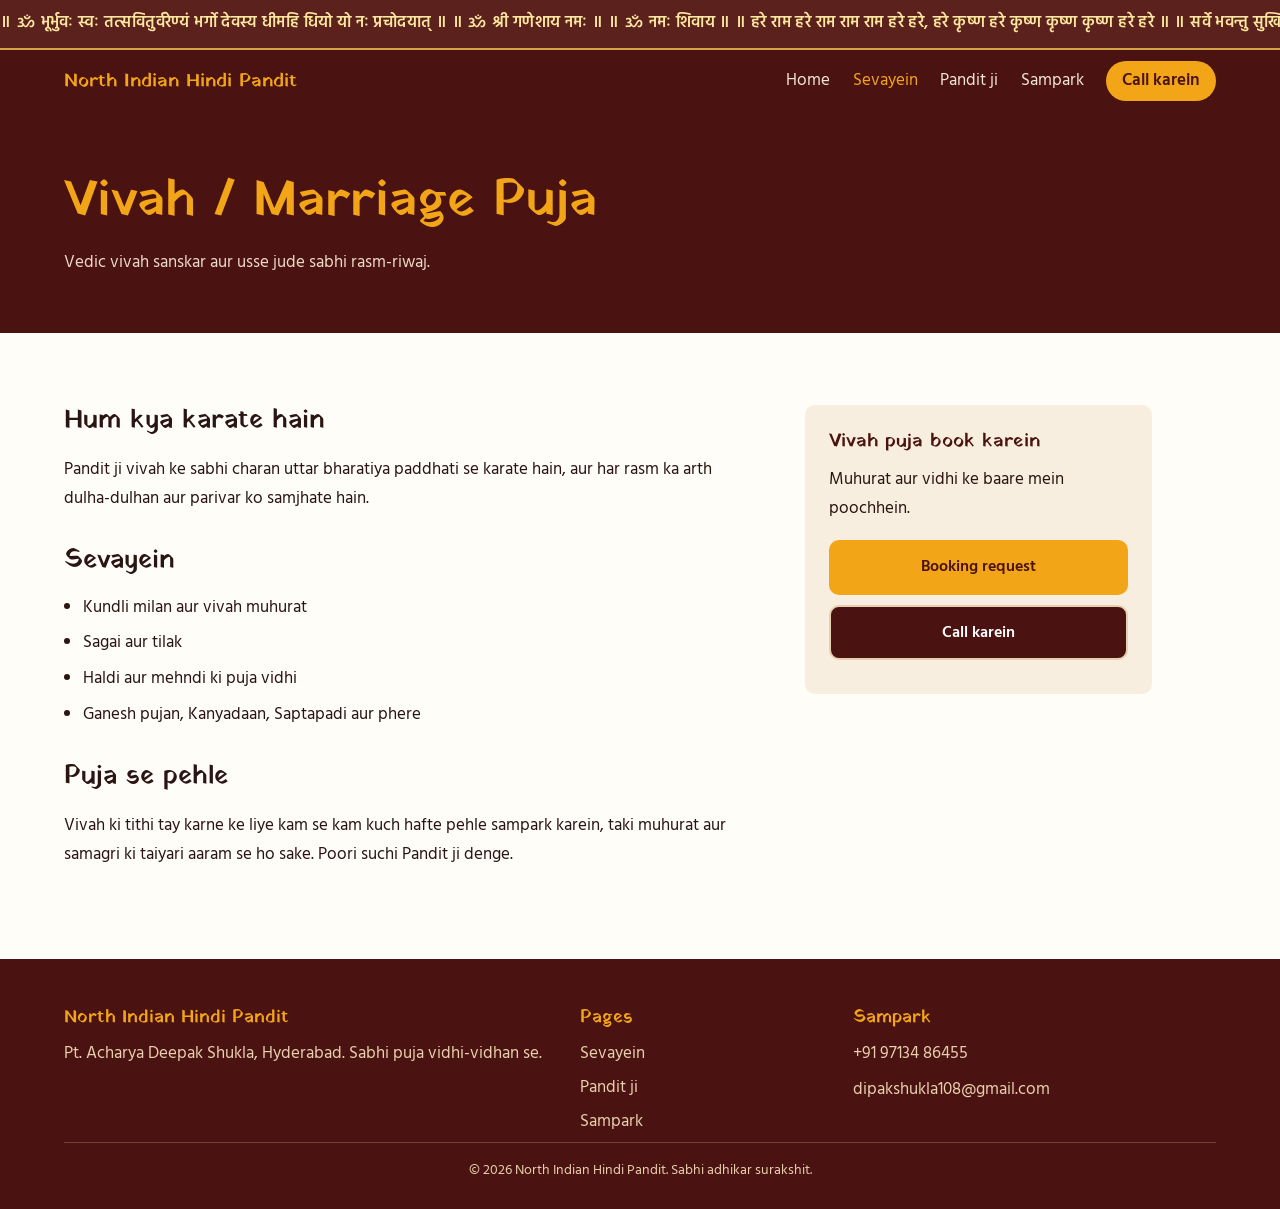
<file: marriage-puja.html>
<!DOCTYPE html>
<html lang="hi">
<head>
  <meta charset="UTF-8">
  <meta name="viewport" content="width=device-width, initial-scale=1">
  <title>Vivah / Marriage Puja Hyderabad | North Indian Hindi Pandit</title>
  <meta name="description" content="Hyderabad mein Vedic vivah, sagai, tilak aur haldi ki vidhi. Pt. Acharya Deepak Shukla. Call 9713486455.">
  <link rel="preconnect" href="https://fonts.googleapis.com">
  <link rel="preconnect" href="https://fonts.gstatic.com" crossorigin>
  <link href="https://fonts.googleapis.com/css2?family=Hind:wght@400;500;600&family=Yatra+One&display=swap" rel="stylesheet">
  <link rel="stylesheet" href="css/style.css">
</head>
<body>

  <div class="mantra-bar">
    <div class="mantra-track">
      <span>
        ॥ ॐ भूर्भुवः स्वः तत्सवितुर्वरेण्यं भर्गो देवस्य धीमहि धियो यो नः प्रचोदयात् ॥
        ॥ ॐ श्री गणेशाय नमः ॥
        ॥ ॐ नमः शिवाय ॥
        ॥ हरे राम हरे राम राम राम हरे हरे, हरे कृष्ण हरे कृष्ण कृष्ण कृष्ण हरे हरे ॥
        ॥ सर्वे भवन्तु सुखिनः सर्वे सन्तु निरामयाः ॥
        ॥ ॐ नमो भगवते वासुदेवाय ॥
      </span>

      <span aria-hidden="true">
        ॥ ॐ भूर्भुवः स्वः तत्सवितुर्वरेण्यं भर्गो देवस्य धीमहि धियो यो नः प्रचोदयात् ॥
        ॥ ॐ श्री गणेशाय नमः ॥
        ॥ ॐ नमः शिवाय ॥
        ॥ हरे राम हरे राम राम राम हरे हरे, हरे कृष्ण हरे कृष्ण कृष्ण कृष्ण हरे हरे ॥
        ॥ सर्वे भवन्तु सुखिनः सर्वे सन्तु निरामयाः ॥
        ॥ ॐ नमो भगवते वासुदेवाय ॥
      </span>
    </div>
  </div>
<header class="site-header">
  <a class="brand" href="index.html">North Indian Hindi Pandit</a>
  <button class="menu-btn" aria-label="Menu kholein" aria-expanded="false">☰</button>
  <nav class="nav" id="nav">
    <a href="index.html">Home</a>
    <a class="active" href="services.html">Sevayein</a>
    <a href="about.html">Pandit ji</a>
    <a href="contact.html">Sampark</a>
    <a class="nav-call" href="tel:+919713486455">Call karein</a>
  </nav>
</header>

<main>
  <section class="page-hero">
    <h1>Vivah / Marriage Puja</h1>
    <p>Vedic vivah sanskar aur usse jude sabhi rasm-riwaj.</p>
  </section>

  <section class="section">
    <div class="detail">
      <div>
        <h2>Hum kya karate hain</h2>
        <p>Pandit ji vivah ke sabhi charan uttar bharatiya paddhati se karate hain, aur har rasm ka arth dulha-dulhan aur parivar ko samjhate hain.</p>

        <h2>Sevayein</h2>
        <ul class="checklist">
          <li>Kundli milan aur vivah muhurat</li>
          <li>Sagai aur tilak</li>
          <li>Haldi aur mehndi ki puja vidhi</li>
          <li>Ganesh pujan, Kanyadaan, Saptapadi aur phere</li>
        </ul>

        <h2>Puja se pehle</h2>
        <p>Vivah ki tithi tay karne ke liye kam se kam kuch hafte pehle sampark karein, taki muhurat aur samagri ki taiyari aaram se ho sake. Poori suchi Pandit ji denge.</p>
      </div>

      <aside class="side-box">
        <h3>Vivah puja book karein</h3>
        <p>Muhurat aur vidhi ke baare mein poochhein.</p>
        <a class="btn btn-primary" href="contact.html?puja=Vivah%20%2F%20Marriage%20Puja">Booking request</a>
        <a class="btn btn-ghost" style="background:var(--maroon)" href="tel:+919713486455">Call karein</a>
      </aside>
    </div>
  </section>
</main>

<footer class="site-footer">
  <div class="footer-grid">
    <div>
      <h3>North Indian Hindi Pandit</h3>
      <p>Pt. Acharya Deepak Shukla, Hyderabad. Sabhi puja vidhi-vidhan se.</p>
    </div>
    <div>
      <h3>Pages</h3>
      <ul>
        <li><a href="services.html">Sevayein</a></li>
        <li><a href="about.html">Pandit ji</a></li>
        <li><a href="contact.html">Sampark</a></li>
      </ul>
    </div>
    <div>
      <h3>Sampark</h3>
      <p><a href="tel:+919713486455">+91 97134 86455</a></p>
      <p><a href="mailto:dipakshukla108@gmail.com">dipakshukla108@gmail.com</a></p>
    </div>
  </div>
  <p class="copy">© <span id="year"></span> North Indian Hindi Pandit. Sabhi adhikar surakshit.</p>
</footer>
<a class="float-call" href="tel:+919713486455" aria-label="Pandit ji ko call karein">Call</a>

<script src="js/main.js"></script>
<script src="js/translations.js"></script>
<script src="js/language.js"></script>

</body>
</html>
</file>
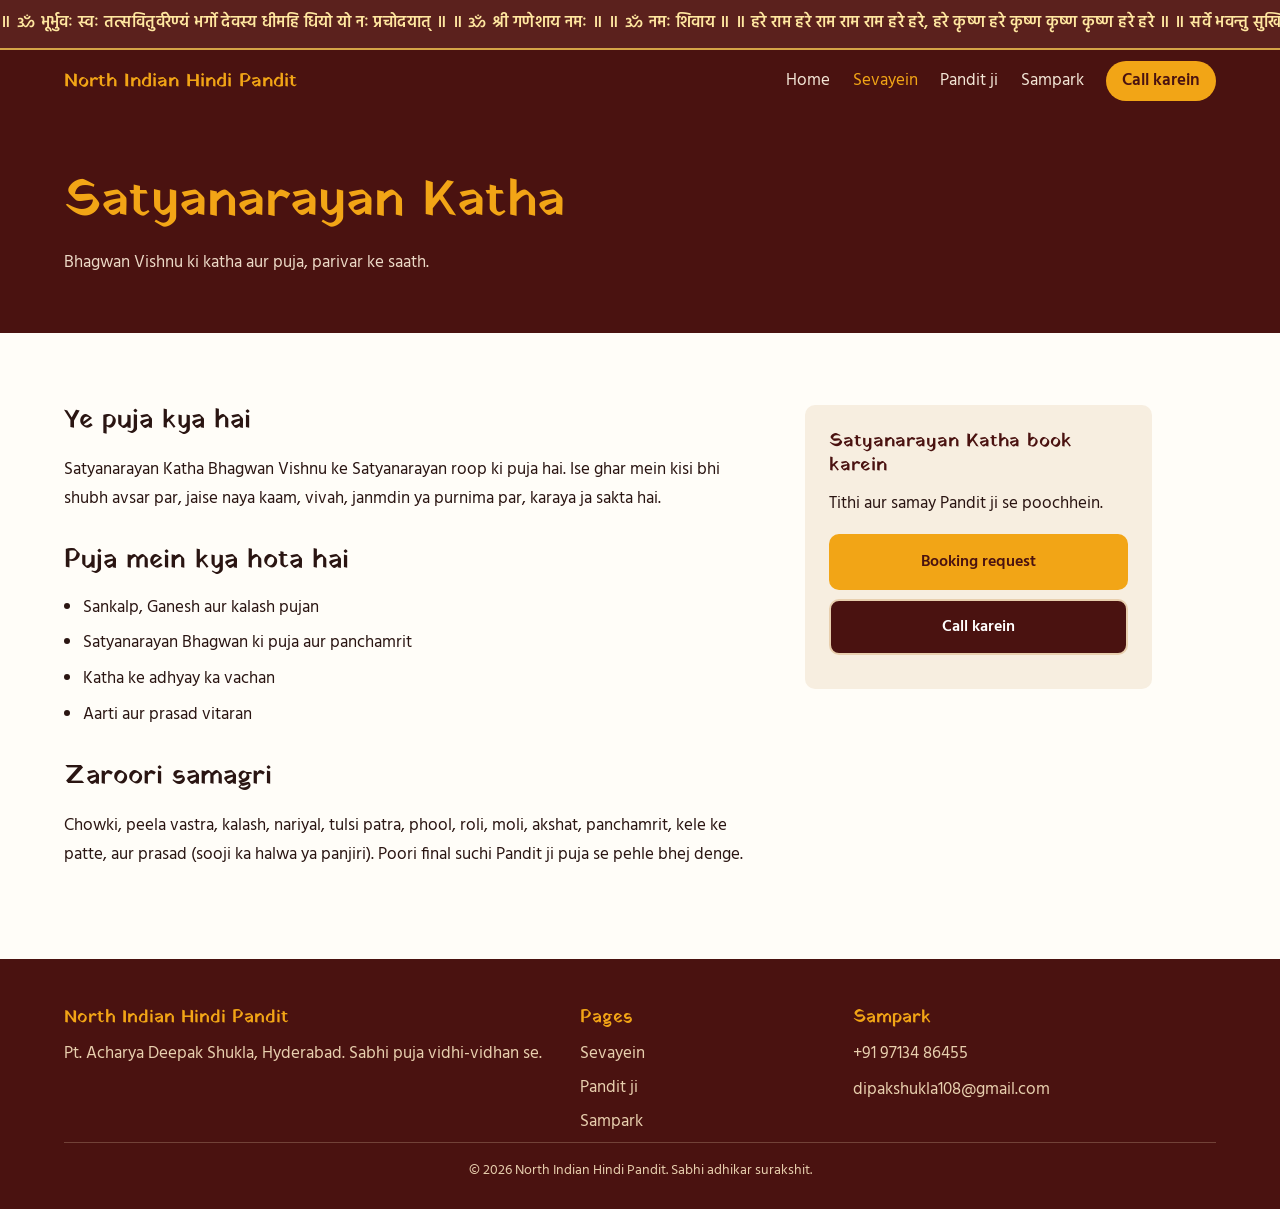
<file: satyanarayan-puja.html>
<!DOCTYPE html>
<html lang="hi">
<head>
  <meta charset="UTF-8">
  <meta name="viewport" content="width=device-width, initial-scale=1">
  <title>Satyanarayan Katha Puja Hyderabad | North Indian Hindi Pandit</title>
  <meta name="description" content="Hyderabad mein Satyanarayan Katha aur puja. Pt. Acharya Deepak Shukla. Call 9713486455.">
  <link rel="preconnect" href="https://fonts.googleapis.com">
  <link rel="preconnect" href="https://fonts.gstatic.com" crossorigin>
  <link href="https://fonts.googleapis.com/css2?family=Hind:wght@400;500;600&family=Yatra+One&display=swap" rel="stylesheet">
  <link rel="stylesheet" href="css/style.css">
</head>
<body>

  <div class="mantra-bar">
    <div class="mantra-track">
      <span>
        ॥ ॐ भूर्भुवः स्वः तत्सवितुर्वरेण्यं भर्गो देवस्य धीमहि धियो यो नः प्रचोदयात् ॥
        ॥ ॐ श्री गणेशाय नमः ॥
        ॥ ॐ नमः शिवाय ॥
        ॥ हरे राम हरे राम राम राम हरे हरे, हरे कृष्ण हरे कृष्ण कृष्ण कृष्ण हरे हरे ॥
        ॥ सर्वे भवन्तु सुखिनः सर्वे सन्तु निरामयाः ॥
        ॥ ॐ नमो भगवते वासुदेवाय ॥
      </span>

      <span aria-hidden="true">
        ॥ ॐ भूर्भुवः स्वः तत्सवितुर्वरेण्यं भर्गो देवस्य धीमहि धियो यो नः प्रचोदयात् ॥
        ॥ ॐ श्री गणेशाय नमः ॥
        ॥ ॐ नमः शिवाय ॥
        ॥ हरे राम हरे राम राम राम हरे हरे, हरे कृष्ण हरे कृष्ण कृष्ण कृष्ण हरे हरे ॥
        ॥ सर्वे भवन्तु सुखिनः सर्वे सन्तु निरामयाः ॥
        ॥ ॐ नमो भगवते वासुदेवाय ॥
      </span>
    </div>
  </div>
<header class="site-header">
  <a class="brand" href="index.html">North Indian Hindi Pandit</a>
  <button class="menu-btn" aria-label="Menu kholein" aria-expanded="false">☰</button>
  <nav class="nav" id="nav">
    <a href="index.html">Home</a>
    <a class="active" href="services.html">Sevayein</a>
    <a href="about.html">Pandit ji</a>
    <a href="contact.html">Sampark</a>
    <a class="nav-call" href="tel:+919713486455">Call karein</a>
  </nav>
</header>

<main>
  <section class="page-hero">
    <h1>Satyanarayan Katha</h1>
    <p>Bhagwan Vishnu ki katha aur puja, parivar ke saath.</p>
  </section>

  <section class="section">
    <div class="detail">
      <div>
        <h2>Ye puja kya hai</h2>
        <p>Satyanarayan Katha Bhagwan Vishnu ke Satyanarayan roop ki puja hai. Ise ghar mein kisi bhi shubh avsar par, jaise naya kaam, vivah, janmdin ya purnima par, karaya ja sakta hai.</p>

        <h2>Puja mein kya hota hai</h2>
        <ul class="checklist">
          <li>Sankalp, Ganesh aur kalash pujan</li>
          <li>Satyanarayan Bhagwan ki puja aur panchamrit</li>
          <li>Katha ke adhyay ka vachan</li>
          <li>Aarti aur prasad vitaran</li>
        </ul>

        <h2>Zaroori samagri</h2>
        <p>Chowki, peela vastra, kalash, nariyal, tulsi patra, phool, roli, moli, akshat, panchamrit, kele ke patte, aur prasad (sooji ka halwa ya panjiri). Poori final suchi Pandit ji puja se pehle bhej denge.</p>
      </div>

      <aside class="side-box">
        <h3>Satyanarayan Katha book karein</h3>
        <p>Tithi aur samay Pandit ji se poochhein.</p>
        <a class="btn btn-primary" href="contact.html?puja=Satyanarayan%20Katha">Booking request</a>
        <a class="btn btn-ghost" style="background:var(--maroon)" href="tel:+919713486455">Call karein</a>
      </aside>
    </div>
  </section>
</main>

<footer class="site-footer">
  <div class="footer-grid">
    <div>
      <h3>North Indian Hindi Pandit</h3>
      <p>Pt. Acharya Deepak Shukla, Hyderabad. Sabhi puja vidhi-vidhan se.</p>
    </div>
    <div>
      <h3>Pages</h3>
      <ul>
        <li><a href="services.html">Sevayein</a></li>
        <li><a href="about.html">Pandit ji</a></li>
        <li><a href="contact.html">Sampark</a></li>
      </ul>
    </div>
    <div>
      <h3>Sampark</h3>
      <p><a href="tel:+919713486455">+91 97134 86455</a></p>
      <p><a href="mailto:dipakshukla108@gmail.com">dipakshukla108@gmail.com</a></p>
    </div>
  </div>
  <p class="copy">© <span id="year"></span> North Indian Hindi Pandit. Sabhi adhikar surakshit.</p>
</footer>
<a class="float-call" href="tel:+919713486455" aria-label="Pandit ji ko call karein">Call</a>

<script src="js/main.js"></script>
<script src="js/translations.js"></script>
<script src="js/language.js"></script>

</body>
</html>
</file>
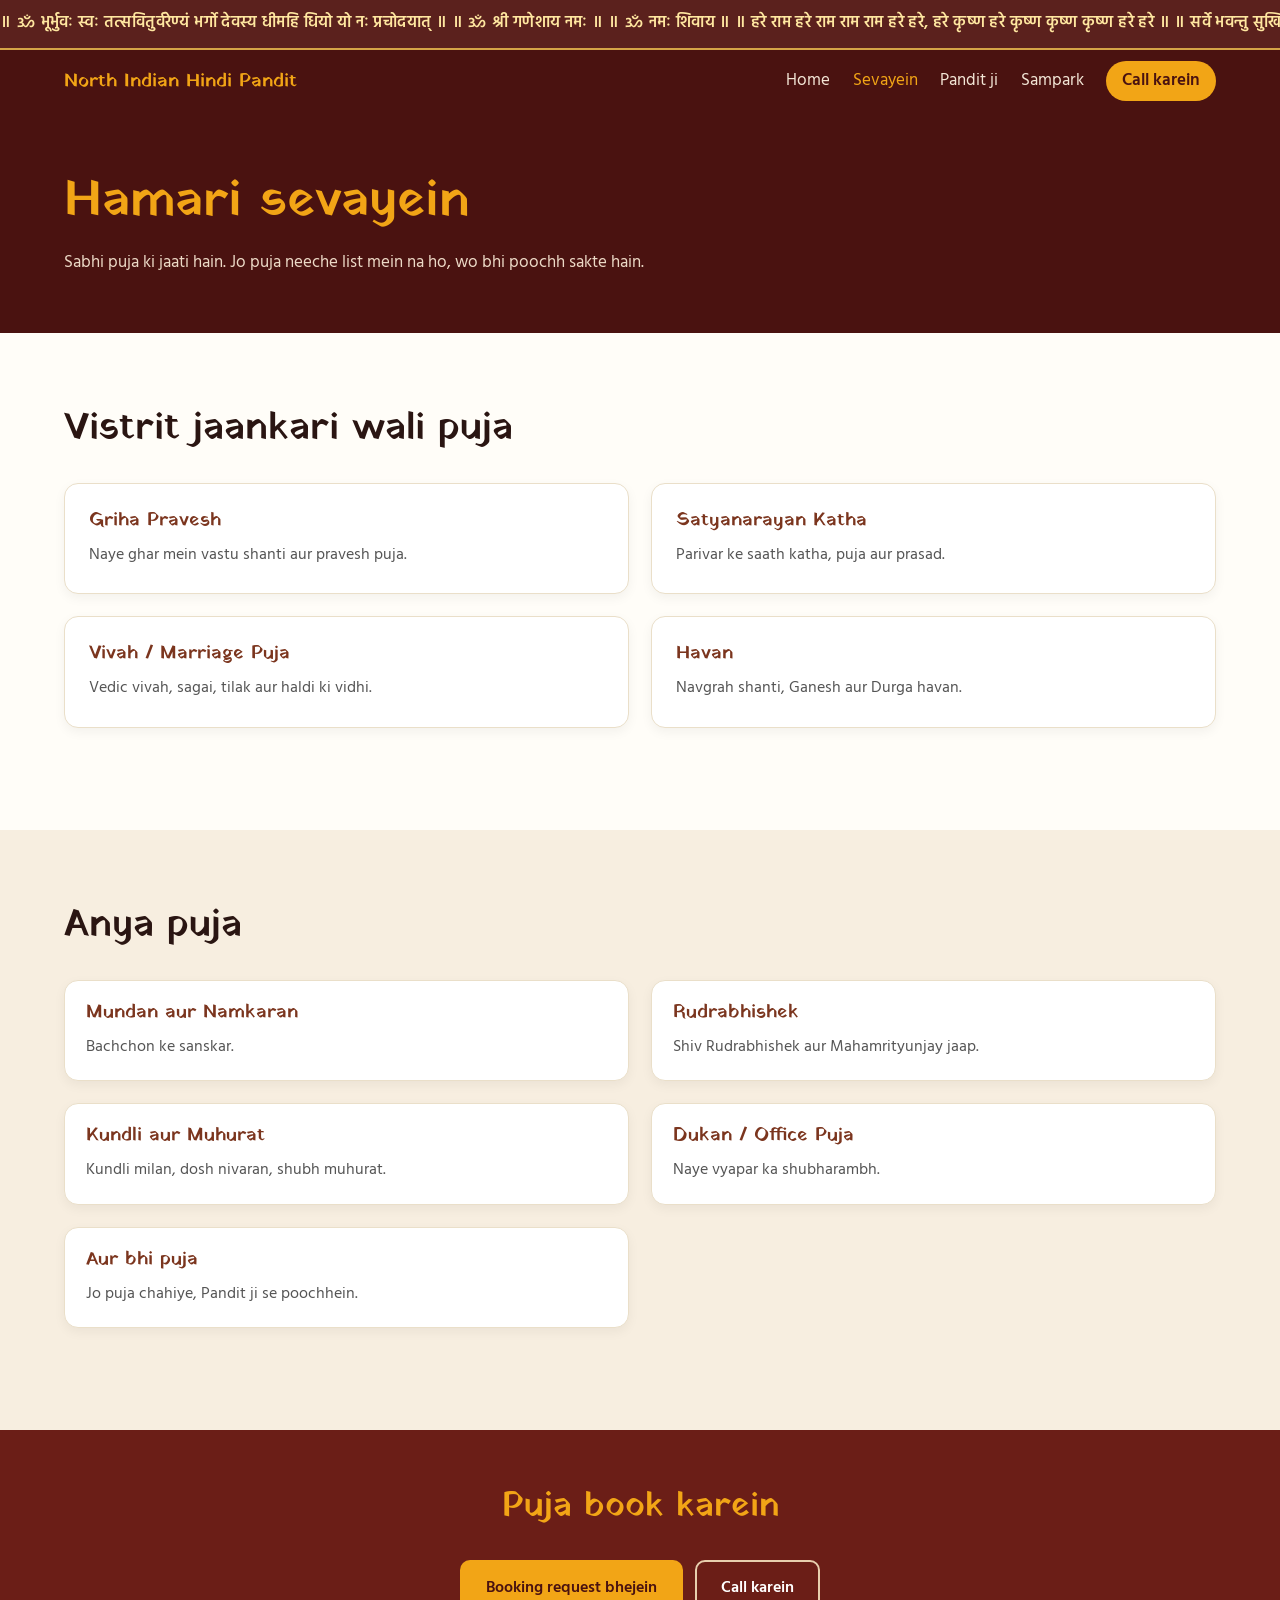
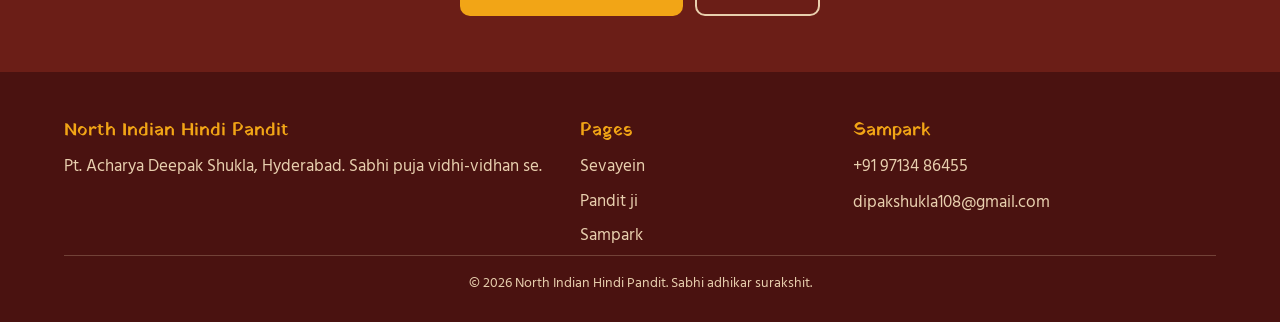
<file: services.html>
<!DOCTYPE html>
<html lang="hi">

<head>
  <meta charset="UTF-8">
  <meta name="viewport" content="width=device-width, initial-scale=1">
  <title>Puja Sevayein | North Indian Hindi Pandit Hyderabad</title>
  <meta name="description"
    content="Hyderabad mein Griha Pravesh, Satyanarayan Katha, Vivah, Havan, Rudrabhishek, Kundli milan aur sabhi puja ki sevayein.">
  <link rel="preconnect" href="https://fonts.googleapis.com">
  <link rel="preconnect" href="https://fonts.gstatic.com" crossorigin>
  <link href="https://fonts.googleapis.com/css2?family=Hind:wght@400;500;600&family=Yatra+One&display=swap"
    rel="stylesheet">
  <link rel="stylesheet" href="css/style.css">
</head>

<body>

  <div class="mantra-bar">
    <div class="mantra-track">
      <span>
        ॥ ॐ भूर्भुवः स्वः तत्सवितुर्वरेण्यं भर्गो देवस्य धीमहि धियो यो नः प्रचोदयात् ॥
        ॥ ॐ श्री गणेशाय नमः ॥
        ॥ ॐ नमः शिवाय ॥
        ॥ हरे राम हरे राम राम राम हरे हरे, हरे कृष्ण हरे कृष्ण कृष्ण कृष्ण हरे हरे ॥
        ॥ सर्वे भवन्तु सुखिनः सर्वे सन्तु निरामयाः ॥
        ॥ ॐ नमो भगवते वासुदेवाय ॥
      </span>

      <span aria-hidden="true">
        ॥ ॐ भूर्भुवः स्वः तत्सवितुर्वरेण्यं भर्गो देवस्य धीमहि धियो यो नः प्रचोदयात् ॥
        ॥ ॐ श्री गणेशाय नमः ॥
        ॥ ॐ नमः शिवाय ॥
        ॥ हरे राम हरे राम राम राम हरे हरे, हरे कृष्ण हरे कृष्ण कृष्ण कृष्ण हरे हरे ॥
        ॥ सर्वे भवन्तु सुखिनः सर्वे सन्तु निरामयाः ॥
        ॥ ॐ नमो भगवते वासुदेवाय ॥
      </span>
    </div>
  </div>
  <header class="site-header">
    <a class="brand" href="index.html">North Indian Hindi Pandit</a>
    <button class="menu-btn" aria-label="Menu kholein" aria-expanded="false">☰</button>
    <nav class="nav" id="nav">
      <a href="index.html">Home</a>
      <a class="active" href="services.html">Sevayein</a>
      <a href="about.html">Pandit ji</a>
      <a href="contact.html">Sampark</a>
      <a class="nav-call" href="tel:+919713486455">Call karein</a>
    </nav>
  </header>

  <main>
    <section class="page-hero">
      <h1>Hamari sevayein</h1>
      <p>Sabhi puja ki jaati hain. Jo puja neeche list mein na ho, wo bhi poochh sakte hain.</p>
    </section>

    <section class="section">
      <h2>Vistrit jaankari wali puja</h2>
      <ul class="service-grid">
        <li><a href="griha-pravesh.html">
            <h3>Griha Pravesh</h3>
            <p>Naye ghar mein vastu shanti aur pravesh puja.</p>
          </a></li>
        <li><a href="satyanarayan-puja.html">
            <h3>Satyanarayan Katha</h3>
            <p>Parivar ke saath katha, puja aur prasad.</p>
          </a></li>
        <li><a href="marriage-puja.html">
            <h3>Vivah / Marriage Puja</h3>
            <p>Vedic vivah, sagai, tilak aur haldi ki vidhi.</p>
          </a></li>
        <li><a href="havan.html">
            <h3>Havan</h3>
            <p>Navgrah shanti, Ganesh aur Durga havan.</p>
          </a></li>
      </ul>
    </section>

    <section class="section section-tint">
      <h2>Anya puja</h2>
      <ul class="service-grid">
        <li>
          <div>
            <h3>Mundan aur Namkaran</h3>
            <p>Bachchon ke sanskar.</p>
          </div>
        </li>
        <li>
          <div>
            <h3>Rudrabhishek</h3>
            <p>Shiv Rudrabhishek aur Mahamrityunjay jaap.</p>
          </div>
        </li>
        <li>
          <div>
            <h3>Kundli aur Muhurat</h3>
            <p>Kundli milan, dosh nivaran, shubh muhurat.</p>
          </div>
        </li>
        <li>
          <div>
            <h3>Dukan / Office Puja</h3>
            <p>Naye vyapar ka shubharambh.</p>
          </div>
        </li>
        <li>
          <div>
            <h3>Aur bhi puja</h3>
            <p>Jo puja chahiye, Pandit ji se poochhein.</p>
          </div>
        </li>
      </ul>
    </section>

    <section class="cta-band">
      <h2>Puja book karein</h2>
      <div class="hero-actions">
        <a class="btn btn-primary" href="contact.html">Booking request bhejein</a>
        <a class="btn btn-ghost" href="tel:+919713486455">Call karein</a>
      </div>
    </section>
  </main>

  <footer class="site-footer">
    <div class="footer-grid">
      <div>
        <h3>North Indian Hindi Pandit</h3>
        <p>Pt. Acharya Deepak Shukla, Hyderabad. Sabhi puja vidhi-vidhan se.</p>
      </div>
      <div>
        <h3>Pages</h3>
        <ul>
          <li><a href="services.html">Sevayein</a></li>
          <li><a href="about.html">Pandit ji</a></li>
          <li><a href="contact.html">Sampark</a></li>
        </ul>
      </div>
      <div>
        <h3>Sampark</h3>
        <p><a href="tel:+919713486455">+91 97134 86455</a></p>
        <p><a href="mailto:dipakshukla108@gmail.com">dipakshukla108@gmail.com</a></p>
      </div>
    </div>
    <p class="copy">© <span id="year"></span> North Indian Hindi Pandit. Sabhi adhikar surakshit.</p>
  </footer>
  <a class="float-call" href="tel:+919713486455" aria-label="Pandit ji ko call karein">Call</a>

  <script src="js/main.js"></script>
  <script src="js/translations.js"></script>
  <script src="js/language.js"></script>

</body>

</html>
</file>
<file: css/style.css>
/* ========== Variables ========== */
:root{
  --maroon:#4A1210;
  --maroon-2:#6B1E17;
  --marigold:#F2A516;
  --saffron:#D9640B;
  --paper:#FFFDF8;
  --tint:#F7EEE0;
  --ink:#2A1512;
  --muted:#6C5A53;
  --radius:10px;
}

/* ========== Base ========== */
*{box-sizing:border-box}
html{scroll-behavior:smooth;scroll-padding-top:70px}
body{margin:0;font-family:"Hind",system-ui,sans-serif;font-size:1.08rem;line-height:1.7;color:var(--ink);background:var(--paper)}
h1,h2,h3{font-family:"Yatra One","Hind",serif;font-weight:400;line-height:1.25;margin:0 0 .6em}
a{color:inherit}
img{max-width:100%}
:focus-visible{outline:3px solid var(--marigold);outline-offset:2px}

.section{padding:4.5rem 5vw}
.section h2{font-size:clamp(1.7rem,4vw,2.4rem)}
.section-dark{background:var(--maroon-2);color:#fff}
.section-dark h2{color:var(--marigold)}
.section-tint{background:var(--tint)}
.lead{max-width:40rem;color:var(--muted)}
.narrow{max-width:42rem}

/* ========== Buttons ========== */
.btn{display:inline-block;padding:.8rem 1.5rem;border-radius:var(--radius);font:600 1rem "Hind",sans-serif;text-decoration:none;border:2px solid transparent;cursor:pointer}
.btn-primary{background:var(--marigold);color:var(--maroon)}
.btn-primary:hover{background:#ffb92e}
.btn-ghost{border-color:#e8cfae;color:#fff}
.btn-ghost:hover{background:rgba(255,255,255,.1)}

/* ========== Header ========== */
.site-header{position:sticky;top:0;z-index:20;display:flex;align-items:center;justify-content:space-between;padding:.7rem 5vw;background:var(--maroon);color:#fff}
.brand{font-family:"Yatra One",serif;font-size:1.2rem;text-decoration:none;color:var(--marigold)}
.nav{display:flex;gap:1.4rem;align-items:center}
.nav a{text-decoration:none;color:#f3e6d6}
.nav a:hover,.nav a.active{color:var(--marigold)}
.nav .nav-call{background:var(--marigold);color:var(--maroon);padding:.35rem 1rem;border-radius:99px;font-weight:600}
.menu-btn{display:none;background:none;border:0;color:#fff;font-size:1.6rem;cursor:pointer}

/* ========== Hero (home) ========== */
.hero{position:relative;overflow:hidden;background:var(--maroon);color:#fff;padding:6rem 5vw 5rem}
.hero-inner{position:relative;z-index:1;max-width:46rem}
.hero-place{margin:0 0 1rem;color:var(--marigold);font-weight:500}
.hero h1{font-size:clamp(2.4rem,7vw,4.6rem);margin-bottom:.5em}
.hero-sub{max-width:36rem;color:#ecd9c6;font-size:1.15rem}
.hero-actions{display:flex;flex-wrap:wrap;gap:.8rem;margin-top:2rem}
.om{position:absolute;right:-2vw;top:50%;transform:translateY(-50%);font-family:"Yatra One",serif;font-size:clamp(14rem,34vw,30rem);line-height:1;color:var(--marigold);opacity:.16;pointer-events:none;user-select:none}

/* ========== Inner page title band ========== */
.page-hero{background:var(--maroon);color:#fff;padding:3.5rem 5vw}
.page-hero h1{font-size:clamp(2rem,5vw,3.2rem);margin-bottom:.3em;color:var(--marigold)}
.page-hero p{margin:0;max-width:40rem;color:#ecd9c6}

/* ========== Service cards ========== */
.service-grid{list-style:none;margin:2rem 0 0;padding:0;display:grid;grid-template-columns:repeat(auto-fill,minmax(250px,1fr));gap:1.2rem}
.service-grid li{border-left:4px solid var(--saffron);background:#fff;border-radius:0 var(--radius) var(--radius) 0;box-shadow:0 1px 0 rgba(74,18,16,.12)}
.service-grid li > *{padding:1.2rem 1.3rem;display:block;text-decoration:none}
.service-grid h3{font-size:1.2rem;margin-bottom:.2em;color:var(--maroon)}
.service-grid p{margin:0;color:var(--muted);font-size:1rem}
.service-grid a:hover h3{color:var(--saffron)}
.more-link{display:inline-block;margin-top:.5rem;font-weight:600;color:var(--saffron)}

/* ========== Puja detail pages ========== */
.detail{display:grid;grid-template-columns:2fr 1fr;gap:3rem;max-width:68rem}
.detail h2{font-size:1.6rem;margin-top:2rem}
.detail h2:first-child{margin-top:0}
.checklist{padding-left:1.2rem;margin:0}
.checklist li{margin-bottom:.4rem}
.side-box{align-self:start;position:sticky;top:90px;background:var(--tint);padding:1.5rem;border-radius:var(--radius)}
.side-box h3{font-size:1.2rem;color:var(--maroon)}
.side-box p{margin:.3rem 0 1rem}
.side-box .btn{display:block;text-align:center;margin-bottom:.6rem}

/* ========== Steps ========== */
.steps{max-width:40rem;margin:1.5rem 0 0;padding-left:1.4rem}
.steps li{margin-bottom:1rem;padding-left:.4rem}
.steps li::marker{font-family:"Yatra One",serif;color:var(--saffron);font-size:1.2em}

/* ========== CTA band ========== */
.cta-band{background:var(--maroon-2);color:#fff;text-align:center;padding:3.5rem 5vw}
.cta-band h2{color:var(--marigold);font-size:clamp(1.5rem,4vw,2.1rem)}
.cta-band .hero-actions{justify-content:center}

/* ========== Contact ========== */
.contact-wrap{display:grid;grid-template-columns:1fr 1fr;gap:3rem;max-width:62rem}
address{font-style:normal}
address p{margin:0 0 .9rem}
address span{display:block;font-size:.9rem;color:var(--muted)}
address a{font-weight:600;color:var(--maroon)}

.form{background:#fff;padding:1.6rem;border-radius:var(--radius);box-shadow:0 1px 0 rgba(74,18,16,.15)}
.form h3{font-size:1.25rem;color:var(--maroon)}
.form label{display:block;margin-bottom:.9rem;font-weight:500;font-size:.95rem}
.form input,.form select{display:block;width:100%;margin-top:.25rem;padding:.65rem .8rem;font:inherit;border:1.5px solid #cdb9a6;border-radius:8px;background:var(--paper)}
.form input:focus,.form select:focus{border-color:var(--saffron);outline:none}
.form .invalid{border-color:#b3261e}
.form-msg{min-height:1.4em;margin:.8rem 0 0;font-size:.95rem;color:#b3261e}

/* ========== Footer ========== */
.site-footer{background:var(--maroon);color:#e8cfae;padding:3rem 5vw 1.2rem}
.footer-grid{display:grid;grid-template-columns:2fr 1fr 1.5fr;gap:2rem}
.site-footer h3{font-size:1.1rem;color:var(--marigold)}
.site-footer p{margin:0 0 .4rem}
.site-footer ul{list-style:none;margin:0;padding:0}
.site-footer li{margin-bottom:.3rem}
.site-footer a{text-decoration:none}
.site-footer a:hover{color:var(--marigold)}
.copy{margin-top:2rem;padding-top:1rem;border-top:1px solid rgba(232,207,174,.25);font-size:.9rem;text-align:center}
.float-call{position:fixed;right:1rem;bottom:1rem;z-index:30;display:none;padding:.8rem 1.2rem;border-radius:99px;background:var(--saffron);color:#fff;font-weight:600;text-decoration:none;box-shadow:0 4px 14px rgba(0,0,0,.3)}

/* ========== Mobile ========== */
@media (max-width:760px){
  .menu-btn{display:block}
  .nav{display:none;position:absolute;left:0;right:0;top:100%;flex-direction:column;align-items:flex-start;gap:1rem;padding:1.2rem 5vw;background:var(--maroon)}
  .nav.open{display:flex}
  .hero{padding:4rem 5vw 3.5rem}
  .detail,.contact-wrap,.footer-grid{grid-template-columns:1fr;gap:2rem}
  .side-box{position:static}
  .float-call{display:block}
}
@media (prefers-reduced-motion:reduce){html{scroll-behavior:auto}}

/* ========== Intro (photo + text) ========== */
.intro{display:grid;grid-template-columns:minmax(220px,1fr) 1.6fr;gap:3rem;align-items:center;max-width:62rem}
.portrait{margin:0}
.portrait img{display:block;width:100%;aspect-ratio:3/4;object-fit:cover;object-position:center 20%;border-radius:var(--radius);border-bottom:6px solid var(--marigold)}
.portrait figcaption{margin-top:.6rem;font-size:.9rem;color:var(--muted)}

/* ========== Shiksha card ========== */
.edu{max-width:42rem;border-left:4px solid var(--marigold);padding:.4rem 0 .4rem 1.4rem}
.edu h3{font-size:1.5rem;color:var(--marigold);margin-bottom:.2em}
.edu .meta{margin:0 0 .8rem;color:#ecd9c6}
.edu ul{margin:0;padding-left:1.1rem}

/* ========== Areas ========== */
.chips{list-style:none;margin:1.2rem 0 0;padding:0;display:flex;flex-wrap:wrap;gap:.6rem}
.chips li{padding:.35rem 1rem;border:1.5px solid #cdb9a6;border-radius:99px;background:#fff;font-weight:500}

/* ========== Gallery ========== */
.gallery-grid{list-style:none;margin:2rem 0 0;padding:0;display:grid;grid-template-columns:repeat(auto-fill,minmax(240px,1fr));gap:1rem}
.gallery-grid figure{margin:0}
.gallery-grid img{display:block;width:100%;aspect-ratio:3/4;object-fit:cover;border-radius:var(--radius);cursor:zoom-in;background:var(--tint)}
.gallery-grid figcaption{margin-top:.4rem;font-size:.95rem;color:var(--muted)}
.gallery-preview{grid-template-columns:repeat(auto-fill,minmax(200px,1fr))}
.video-box{margin-top:2.5rem;max-width:22rem}
.video-box video{display:block;width:100%;border-radius:var(--radius);background:#000}

dialog.lightbox{max-width:92vw;max-height:94vh;padding:0;border:0;border-radius:var(--radius);background:var(--maroon);color:#fff;text-align:center}
dialog.lightbox::backdrop{background:rgba(20,5,4,.85)}
dialog.lightbox img{display:block;max-width:92vw;max-height:82vh;margin:0 auto}
dialog.lightbox p{margin:0;padding:.7rem 1rem}

.language-selector {
  position: relative;
  display: inline-block;
  margin: 0 12px;
}

.language-button {
  display: flex;
  align-items: center;
  gap: 8px;
  padding: 10px 12px;
  border: 1px solid #d8c39a;
  border-radius: 6px;
  background: #fff;
  color: #333;
  cursor: pointer;
  font-size: 14px;
}

.language-button:hover {
  background: #f8f1e4;
}

.language-menu {
  display: none;
  position: absolute;
  top: calc(100% + 6px);
  right: 0;
  min-width: 150px;
  background: #fff;
  border: 1px solid #ddd;
  border-radius: 8px;
  box-shadow: 0 6px 18px rgba(0, 0, 0, 0.12);
  z-index: 1000;
  overflow: hidden;
}

.language-menu.show {
  display: block;
}

.language-menu button {
  display: block;
  width: 100%;
  padding: 12px 14px;
  border: none;
  background: #fff;
  color: #333;
  text-align: left;
  cursor: pointer;
}

.language-menu button:hover {
  background: #f5ead7;
}

@media (max-width: 768px) {
  .language-selector {
    margin: 8px 0;
  }

  .language-menu {
    left: 0;
    right: auto;
  }
}


.language-selector {
  position: relative;
  display: inline-flex;
  align-items: center;
}

.language-button {
  display: flex;
  align-items: center;
  gap: 8px;
  padding: 10px 12px;
  border: 1px solid #d8c39a;
  border-radius: 6px;
  background: #fff;
  color: #333;
  cursor: pointer;
  font-size: 14px;
}

.language-menu {
  display: none;
  position: absolute;
  top: calc(100% + 6px);
  right: 0;
  min-width: 130px;
  background: #fff;
  border: 1px solid #ddd;
  border-radius: 8px;
  box-shadow: 0 5px 15px rgba(0, 0, 0, 0.12);
  z-index: 1000;
  overflow: hidden;
}

.language-menu.show {
  display: block;
}

.language-menu button {
  display: block;
  width: 100%;
  padding: 11px 14px;
  border: 0;
  background: #fff;
  color: #333;
  text-align: left;
  cursor: pointer;
}

.language-menu button:hover {
  background: #f5ead7;
}

/* ===== Responsive Puja Video Section ===== */

.video-section {
  width: 100%;
  padding: 50px 20px;
  display: flex;
  justify-content: center;
  align-items: center;
  box-sizing: border-box;
  background: #faf7f0;
}

.video-box {
  width: 100%;
  max-width: 850px;
  padding: 25px;
  box-sizing: border-box;
  background: #ffffff;
  border: 1px solid #eadfc9;
  border-radius: 18px;
  box-shadow: 0 10px 35px rgba(65, 45, 20, 0.12);
  text-align: center;
  transition: box-shadow 0.3s ease, transform 0.3s ease;
}

.video-box:hover {
  box-shadow: 0 14px 40px rgba(65, 45, 20, 0.18);
  transform: translateY(-3px);
}

.video-box h3 {
  margin: 0 0 10px;
  color: #7b351e;
  font-size: 28px;
  line-height: 1.4;
}

.video-description {
  margin: 0 0 22px;
  color: #666666;
  font-size: 16px;
  line-height: 1.7;
}

.video-wrapper {
  width: 100%;
  max-width: 720px;
  margin: 0 auto;
  overflow: hidden;
  border-radius: 12px;
  background: #171717;
  box-shadow: 0 5px 18px rgba(0, 0, 0, 0.15);
}

.video-wrapper video {
  display: block;
  width: 100%;
  height: auto;
  aspect-ratio: 16 / 9;
  object-fit: contain;
}

/* ===== Services Section Hover Effect ===== */

.service-grid {
  display: grid;
  grid-template-columns: repeat(2, minmax(0, 1fr));
  gap: 22px;
  list-style: none;
  padding: 0;
  margin: 30px 0;
}

.service-grid li {
  background: #ffffff;
  border: 1px solid #eadfc9;
  border-radius: 14px;
  overflow: hidden;
  box-shadow: 0 4px 12px rgba(0, 0, 0, 0.05);
  transition:
    transform 0.3s ease,
    box-shadow 0.3s ease,
    border-color 0.3s ease;
}

.service-grid li a {
  display: block;
  height: 100%;
  padding: 24px;
  color: inherit;
  text-decoration: none;
}

.service-grid li h3 {
  margin-top: 0;
  margin-bottom: 10px;
  color: #7b351e;
  transition: color 0.3s ease;
}

.service-grid li p {
  margin-bottom: 0;
  line-height: 1.7;
  color: #555555;
}

/* Hover effect */

.service-grid li:hover {
  transform: translateY(-7px);
  box-shadow: 0 14px 28px rgba(80, 45, 15, 0.14);
  border-color: #c69b52;
}

.service-grid li:hover h3 {
  color: #b47722;
}

/* Keyboard accessibility */

.service-grid li:focus-within {
  outline: 2px solid #b47722;
  outline-offset: 3px;
}

/* Scrolling Mantra Bar */
.mantra-bar {
  width: 100%;
  overflow: hidden;
  background: #5b211d;
  color: #ffe7a0;
  padding: 11px 0;
  white-space: nowrap;
  border-bottom: 2px solid #d5a447;
  box-sizing: border-box;
}

.mantra-track {
  display: flex;
  width: max-content;
  animation: mantra-scroll 55s linear infinite;
}

.mantra-track span {
  flex-shrink: 0;
  padding-right: 50px;
  font-size: 16px;
  font-weight: 600;
  letter-spacing: 0.4px;
  line-height: 1.6;
}

/* Navbar ko scroll karne par top par fix rakhein */


@keyframes mantra-scroll {
  from {
    transform: translateX(0);
  }

  to {
    transform: translateX(-50%);
  }
}

/* Mobile screens */
@media (max-width: 600px) {
  .mantra-bar {
    padding: 9px 0;
  }

  .mantra-track span {
    font-size: 14px;
  }
}

/* Accessibility: stop animation when reduced motion is preferred */
@media (prefers-reduced-motion: reduce) {
  .mantra-track {
    animation: none;
  }
}

/* Tablet and mobile */

@media (max-width: 600px) {
  .service-grid {
    grid-template-columns: 1fr;
    gap: 16px;
  }

  .service-grid li a {
    padding: 20px;
  }
}

/* Respect reduced motion preference */

@media (prefers-reduced-motion: reduce) {
  .service-grid li,
  .service-grid li h3 {
    transition: none;
  }

  .service-grid li:hover {
    transform: none;
  }
}

/* ===== Tablet ===== */

@media (max-width: 768px) {
  .video-section {
    padding: 35px 16px;
  }

  .video-box {
    max-width: 600px;
    padding: 20px;
    border-radius: 14px;
  }

  .video-box h3 {
    font-size: 24px;
  }

  .video-description {
    font-size: 15px;
  }
}

/* ===== Mobile ===== */

@media (max-width: 480px) {
  .video-section {
    padding: 25px 12px;
  }

  .video-box {
    padding: 14px;
    border-radius: 12px;
  }

  .video-box h3 {
    font-size: 21px;
  }

  .video-description {
    margin-bottom: 16px;
    font-size: 14px;
  }

  .video-wrapper {
    border-radius: 8px;
  }

  .video-box:hover {
    transform: none;
  }
}

@media (max-width: 768px) {
  .language-selector {
    align-self: flex-start;
  }

  .language-menu {
    left: 0;
    right: auto;
  }
}


@media (max-width:760px){
  .intro{grid-template-columns:1fr;gap:1.5rem}
  .portrait{max-width:20rem}
}
</file>
